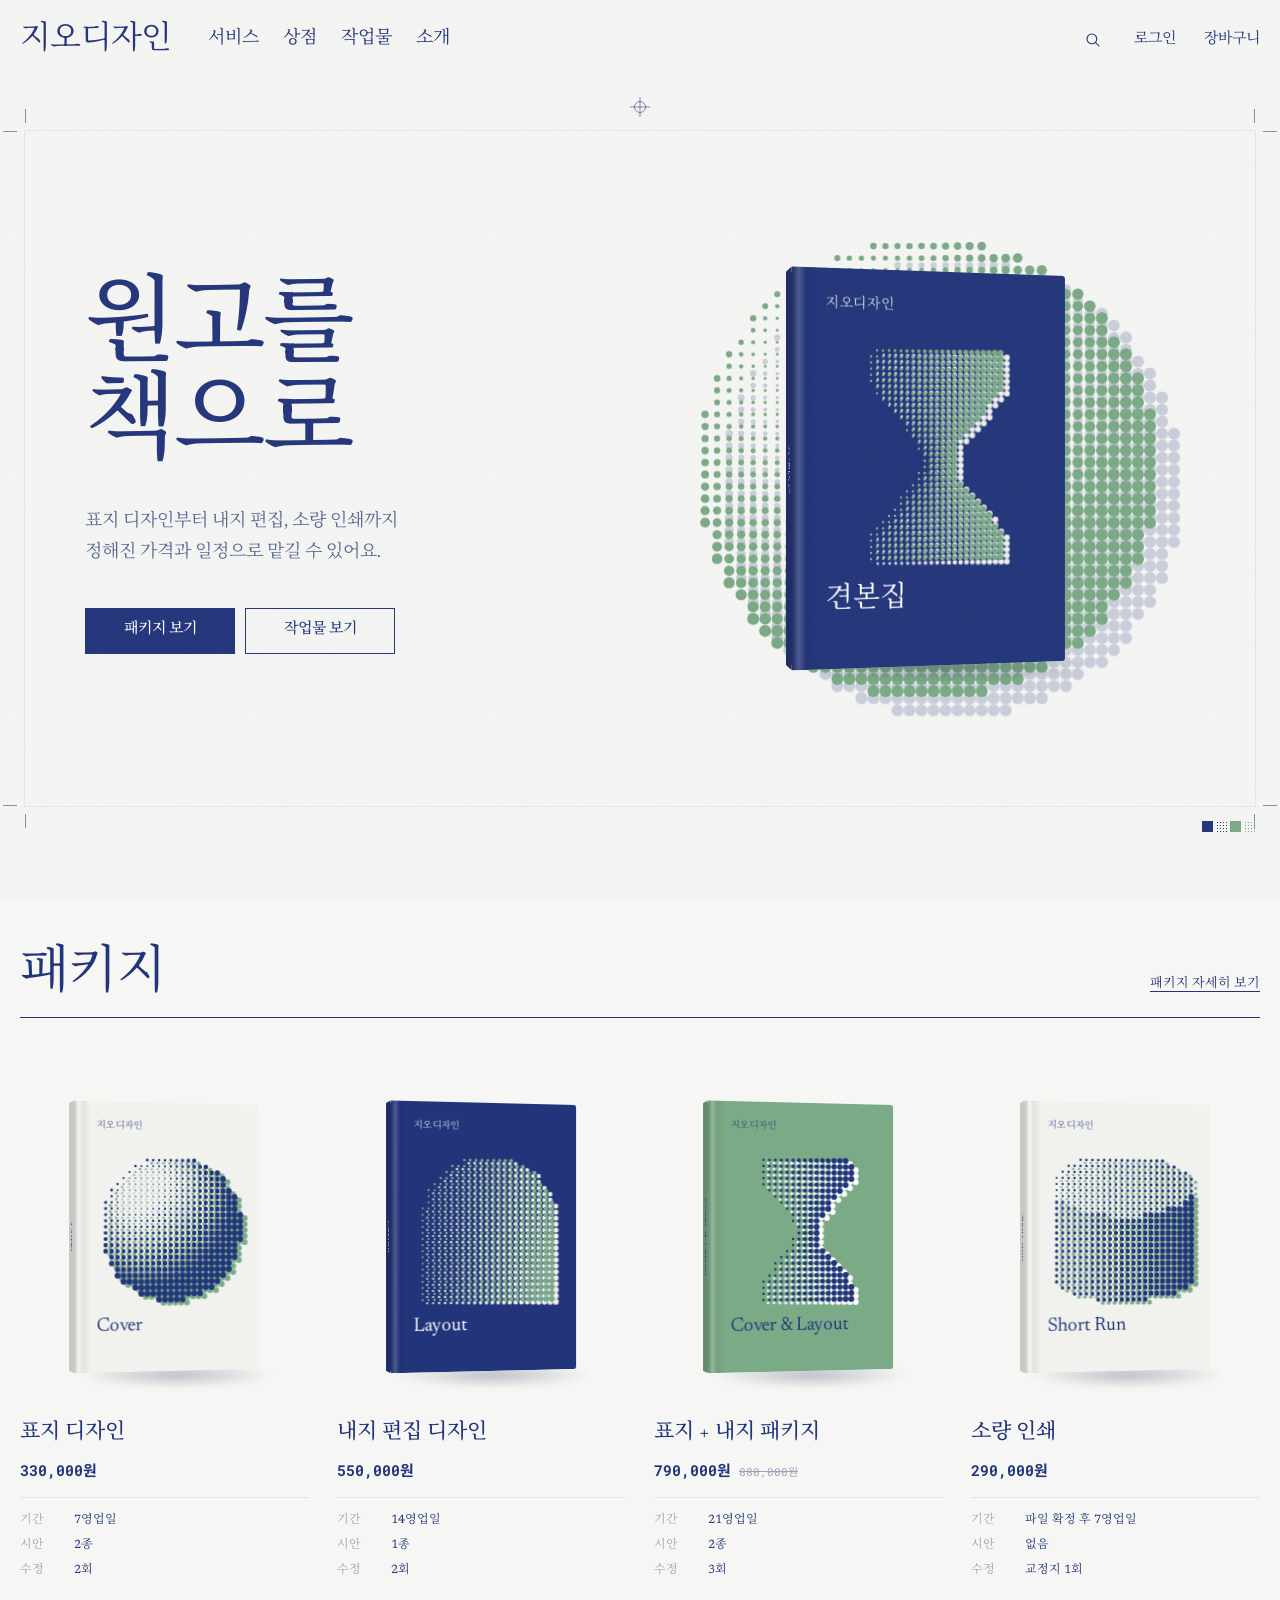
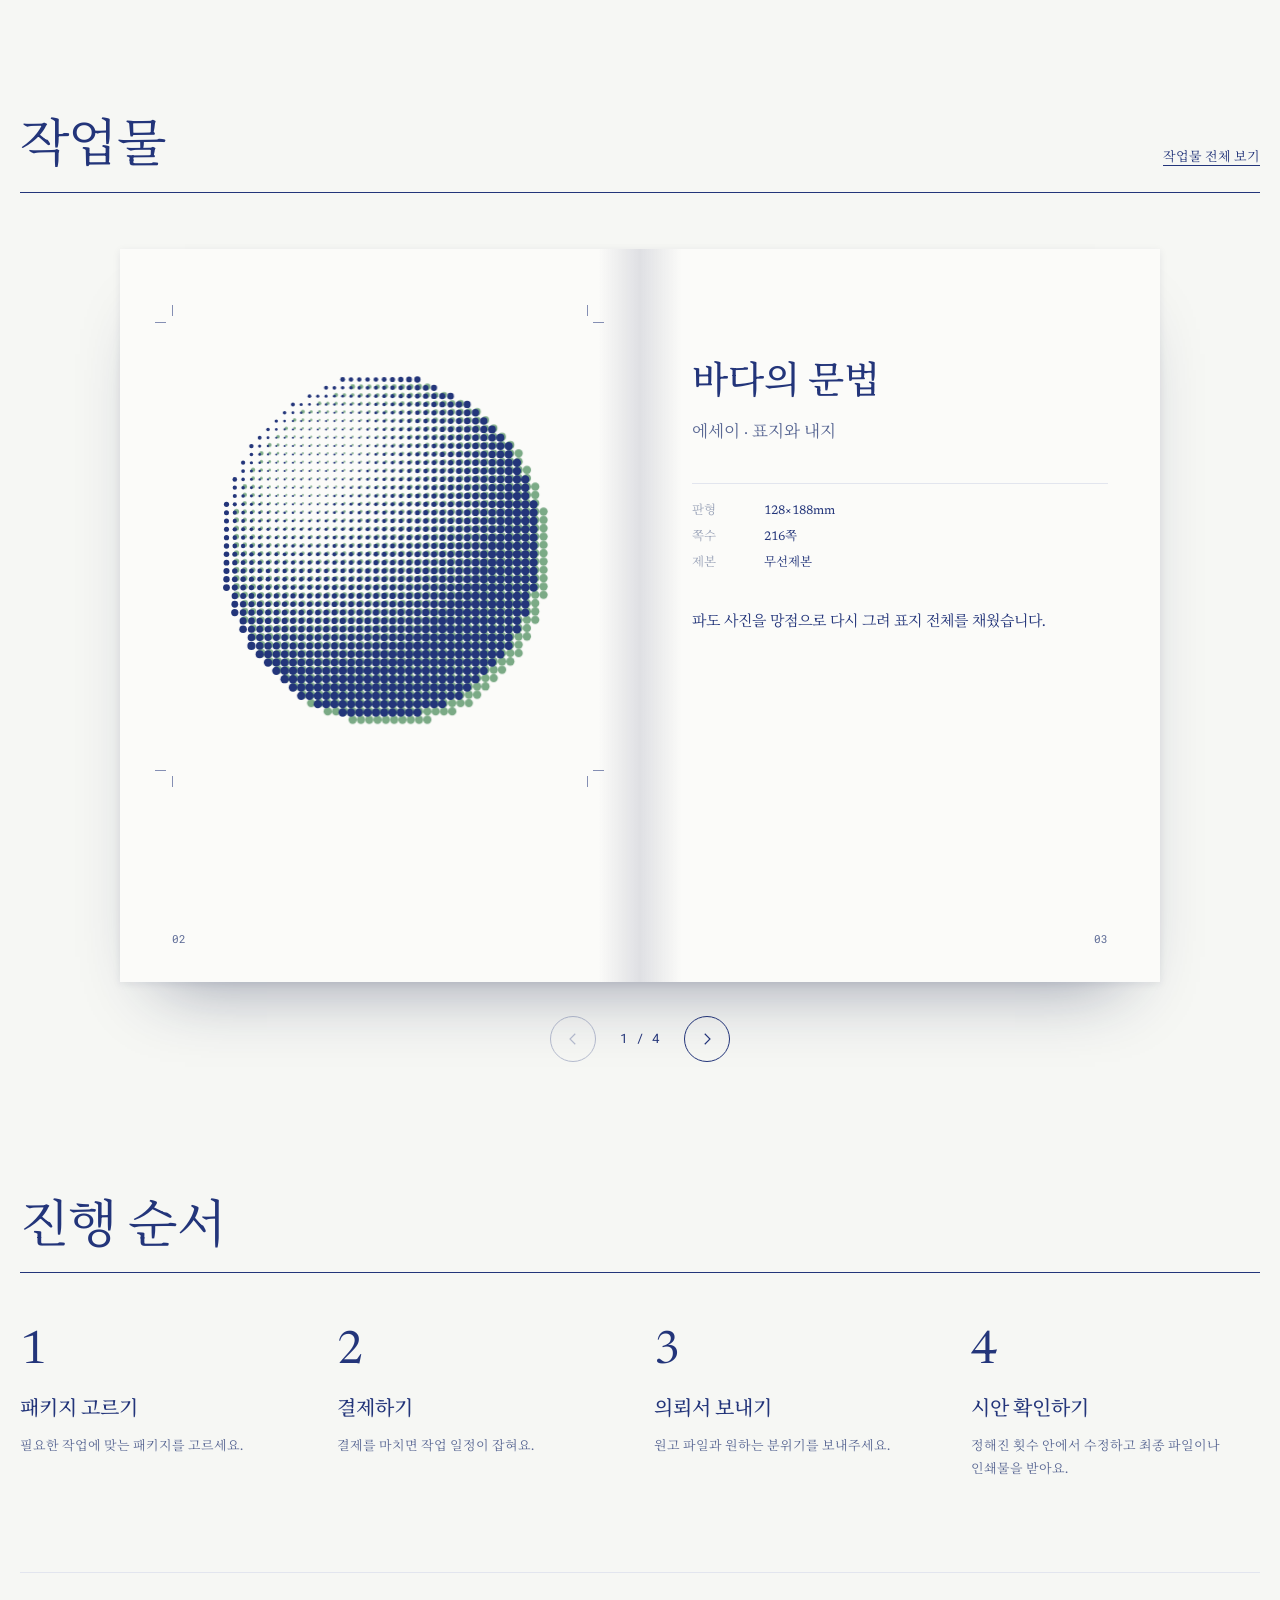
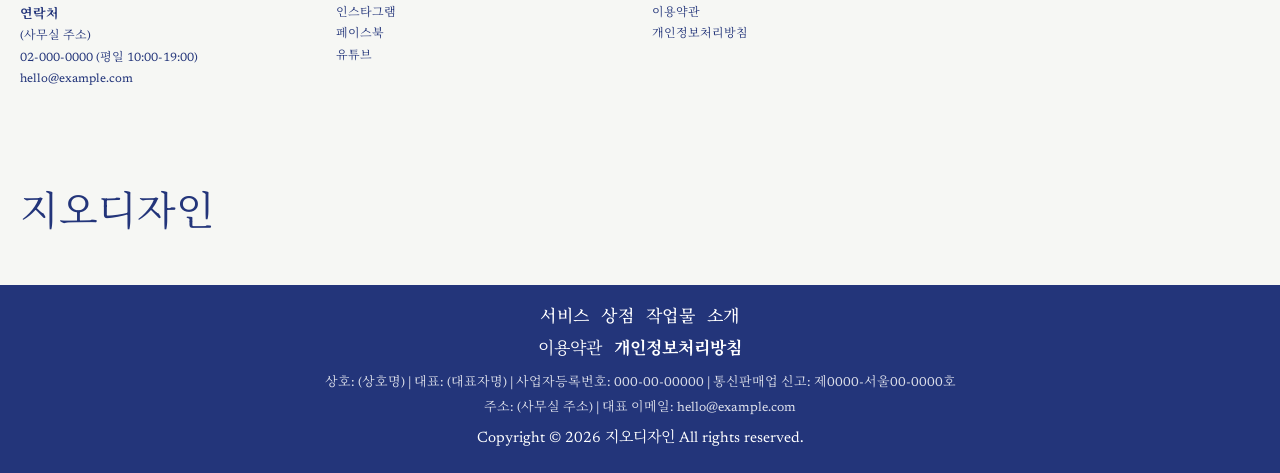
<file: index.html>
<!doctype html>
<html lang="ko">
<head>
  <meta charset="utf-8">
  <meta name="viewport" content="width=device-width, initial-scale=1">
  <title></title>
  <link rel="stylesheet" href="css/style.css">
  <link rel="stylesheet" href="css/print.css">
</head>
<body data-page="home" class="paper">
  <!-- 오프닝은 첫 방문에 한 번만. 이미 봤거나 "동작 줄이기"면 그리기 전에 숨김 -->
  <script>
    try { if (sessionStorage.getItem('introSeen') || matchMedia('(prefers-reduced-motion: reduce)').matches) document.documentElement.classList.add('no-intro'); }
    catch (e) { document.documentElement.classList.add('no-intro'); }
  </script>
  <div class="intro" id="intro" aria-hidden="true">
    <div class="intro-book">
      <div class="intro-page"><p>원고를<br>책으로</p></div>
      <div class="intro-cover theme-navy">
        <div class="intro-front" id="intro-front"></div>
        <div class="intro-inside"></div>
      </div>
    </div>
  </div>
  <main>
    <!-- 첫 화면: 재단선이 있는 인쇄 전지 -->
    <section class="hero-p">
      <div class="sheet crop">
        <svg class="reg-mark" viewBox="0 0 20 20" fill="none" stroke="currentColor" aria-hidden="true"><circle cx="10" cy="10" r="5.5"/><path d="M10 0v20M0 10h20"/></svg>
        <div class="hero-text">
          <h1>원고를<br>책으로</h1>
          <p class="lead">표지 디자인부터 내지 편집, 소량 인쇄까지 <br>정해진 가격과 일정으로 맡길 수 있어요.</p>
          <div class="hero-cta">
            <a class="btn ink" href="service.html">패키지 보기</a>
            <a class="btn line" href="work.html">작업물 보기</a>
          </div>
        </div>
        <div class="hero-visual" id="hero-visual"></div>
        <div class="color-bar" aria-hidden="true"><i></i><i></i><i></i><i></i></div>
      </div>
    </section>

    <!-- 패키지: 3D 책 -->
    <section class="wrap section" id="services">
      <div class="sec-head">
        <h2>패키지</h2>
        <p><a class="more-link" href="service.html">패키지 자세히 보기</a></p>
      </div>
      <div class="pkg-grid" id="pkg-grid"></div>
    </section>

    <!-- 작업물: 펼침면 뷰어 -->
    <section class="wrap section" id="work">
      <div class="sec-head">
        <h2>작업물</h2>
        <p><a class="more-link" href="work.html">작업물 전체 보기</a></p>
      </div>
      <div class="spread-wrap" id="spread-root"></div>
    </section>

    <!-- 진행 순서 -->
    <section class="wrap section" id="process">
      <div class="sec-head"><h2>진행 순서</h2></div>
      <div id="process-steps"></div>
    </section>
  </main>

  <script src="js/data.js"></script>
  <script src="js/common.js"></script>
  <script src="js/print.js"></script>
  <script>
  // 상품 데이터(서버 또는 data.js)가 준비된 뒤 실행
  dataReady.then(() => {
    // 첫 화면
    const heroVisual = document.getElementById('hero-visual');
    heroVisual.innerHTML = riso({ theme: 'paper', shape: 'sphere' }, 'hero-riso') +
      book('견본집', { theme: 'navy', shape: 'vase' }, 'book-hero');

    document.getElementById('pkg-grid').innerHTML = SERVICES.map(pkgCard).join('');
    document.getElementById('process-steps').innerHTML = processHtml();
    mountSpread(document.getElementById('spread-root'));

    // 오프닝: 끝나면 제거, 클릭·스크롤·키 입력이 있으면 바로 끝냄
    const intro = document.getElementById('intro');
    if (document.documentElement.classList.contains('no-intro')) intro.remove();
    else {
      document.getElementById('intro-front').innerHTML = riso({ theme: 'navy', shape: 'vase' });
      try { sessionStorage.setItem('introSeen', '1'); } catch (e) {}
      const skip = () => intro.classList.add('skip');
      ['pointerdown', 'wheel', 'touchstart', 'keydown'].forEach((t) => addEventListener(t, skip, { once: true, passive: true }));
      intro.addEventListener('animationend', (e) => { if (e.target === intro) intro.remove(); });
    }
    drawIn(document);

    // 효과: 마우스를 따라 책이 기울고, 두 잉크가 살짝 어긋남
    if (!reduceMotion && matchMedia('(pointer: fine)').matches) {
      const heroBook = heroVisual.querySelector('.book-hero');
      addEventListener('mousemove', (e) => {
        const mx = (e.clientX / innerWidth - 0.5) * 2, my = (e.clientY / innerHeight - 0.5) * 2;
        heroVisual.style.setProperty('--mx', mx.toFixed(3));
        heroVisual.style.setProperty('--my', my.toFixed(3));
        heroBook.style.setProperty('--ry', `${14 + mx * 16}deg`);
        heroBook.style.setProperty('--rx', `${my * -6}deg`);
      });
    }
  });
  </script>
</body>
</html>
</file>
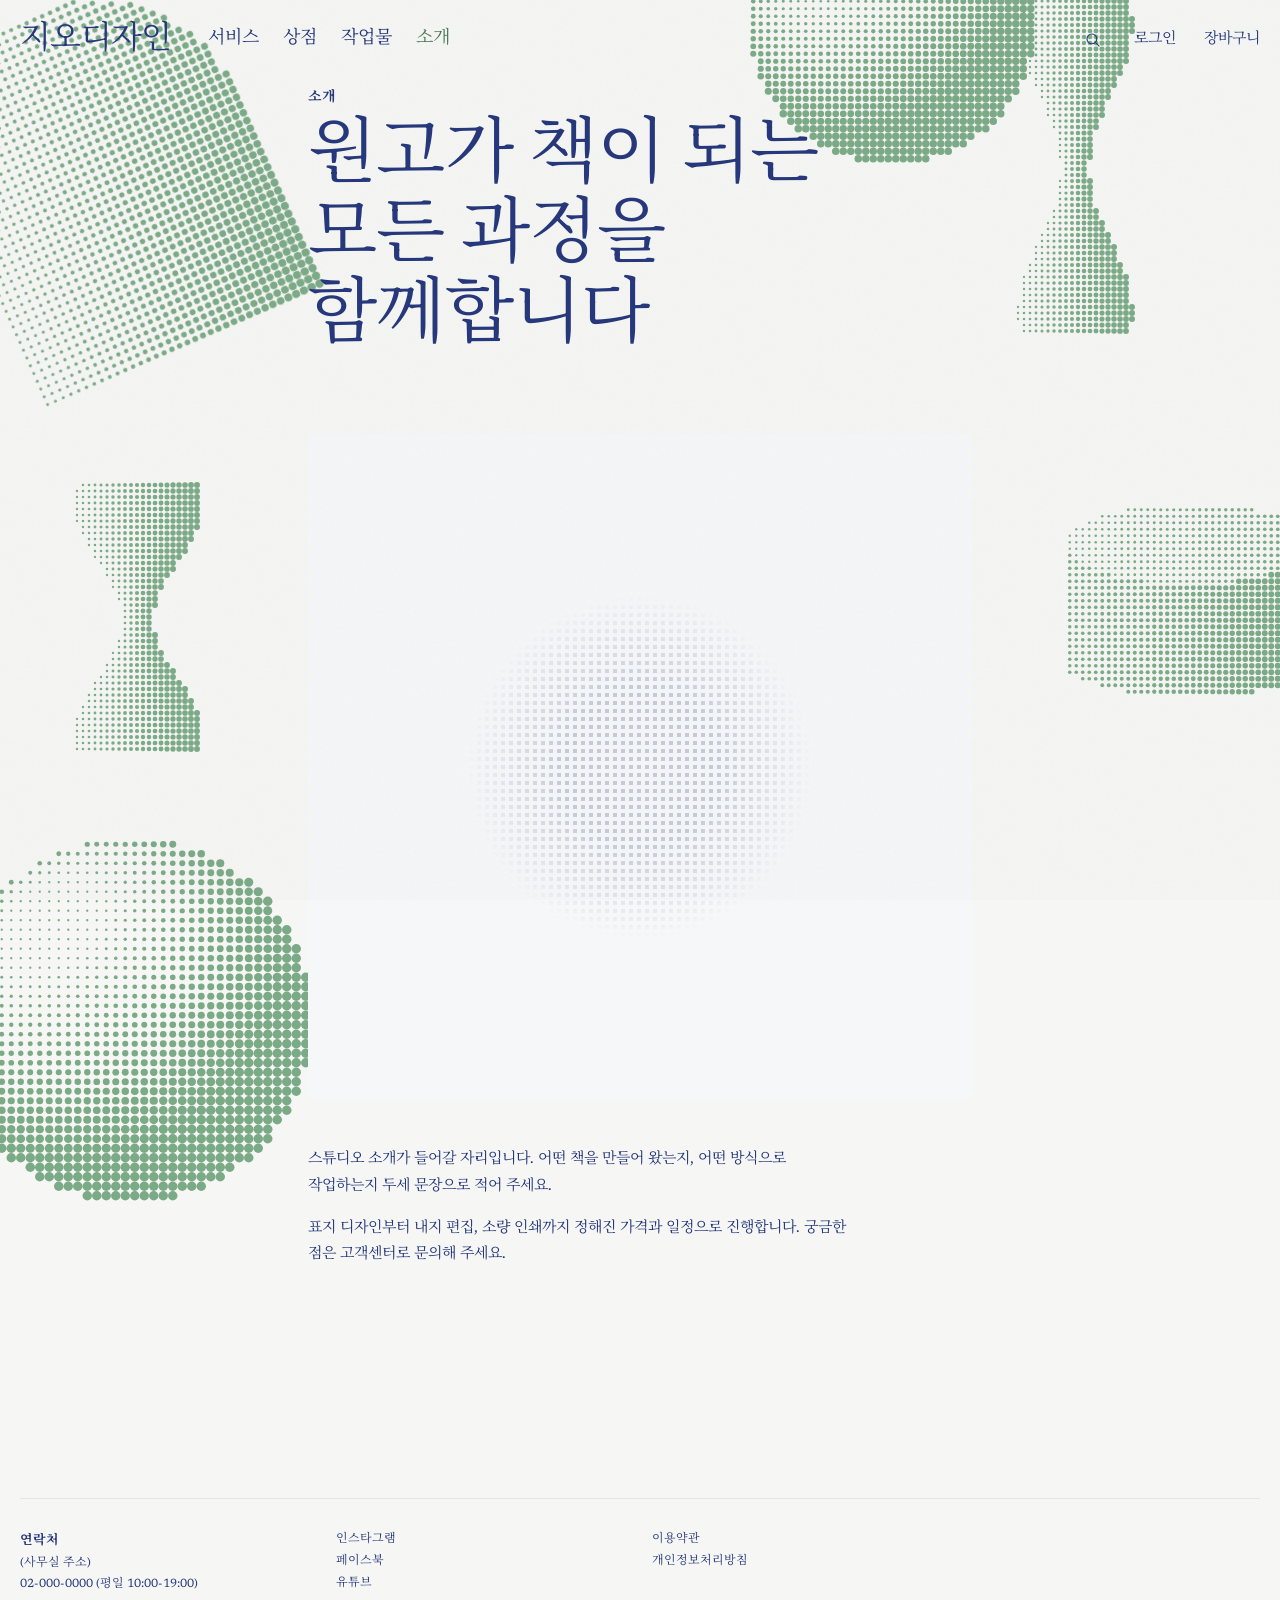
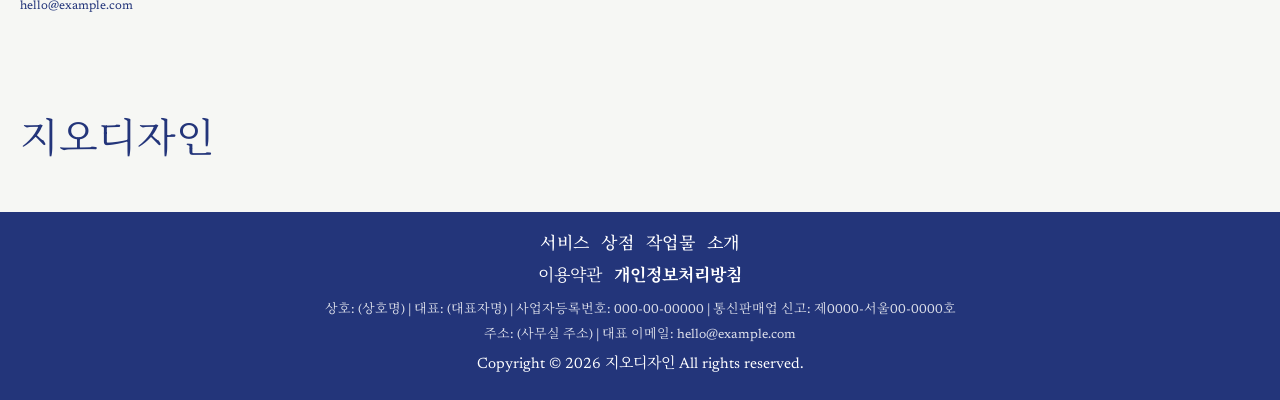
<file: about.html>
<!doctype html>
<html lang="ko">
<head>
  <meta charset="utf-8">
  <meta name="viewport" content="width=device-width, initial-scale=1">
  <title>소개</title>
  <link rel="stylesheet" href="css/style.css">
  <link rel="stylesheet" href="css/print.css">
</head>
<body data-page="about" class="paper">
  <main class="about under-header">
    <canvas class="about-deco a" data-shape="arch" aria-hidden="true"></canvas>
    <canvas class="about-deco b" data-shape="sphere" aria-hidden="true"></canvas>
    <canvas class="about-deco c" data-shape="vase" aria-hidden="true"></canvas>
    <canvas class="about-deco d" data-shape="vase" aria-hidden="true"></canvas>
    <canvas class="about-deco e" data-shape="drum" aria-hidden="true"></canvas>
    <canvas class="about-deco f" data-shape="sphere" aria-hidden="true"></canvas>

    <div class="about-inner">
      <p class="about-label">소개</p>
      <h1>원고가 책이 되는<br>모든 과정을<br>함께합니다</h1>
      <div class="ph" role="img" aria-label="작업실 사진"></div>
      <div class="about-text">
        <p>스튜디오 소개가 들어갈 자리입니다. 어떤 책을 만들어 왔는지, 어떤 방식으로 작업하는지 두세 문장으로 적어 주세요.</p>
        <p>표지 디자인부터 내지 편집, 소량 인쇄까지 정해진 가격과 일정으로 진행합니다. 궁금한 점은 고객센터로 문의해 주세요.</p>
      </div>
    </div>
  </main>

  <script src="js/data.js"></script>
  <script src="js/common.js"></script>
  <script src="js/print.js"></script>
</body>
</html>
</file>
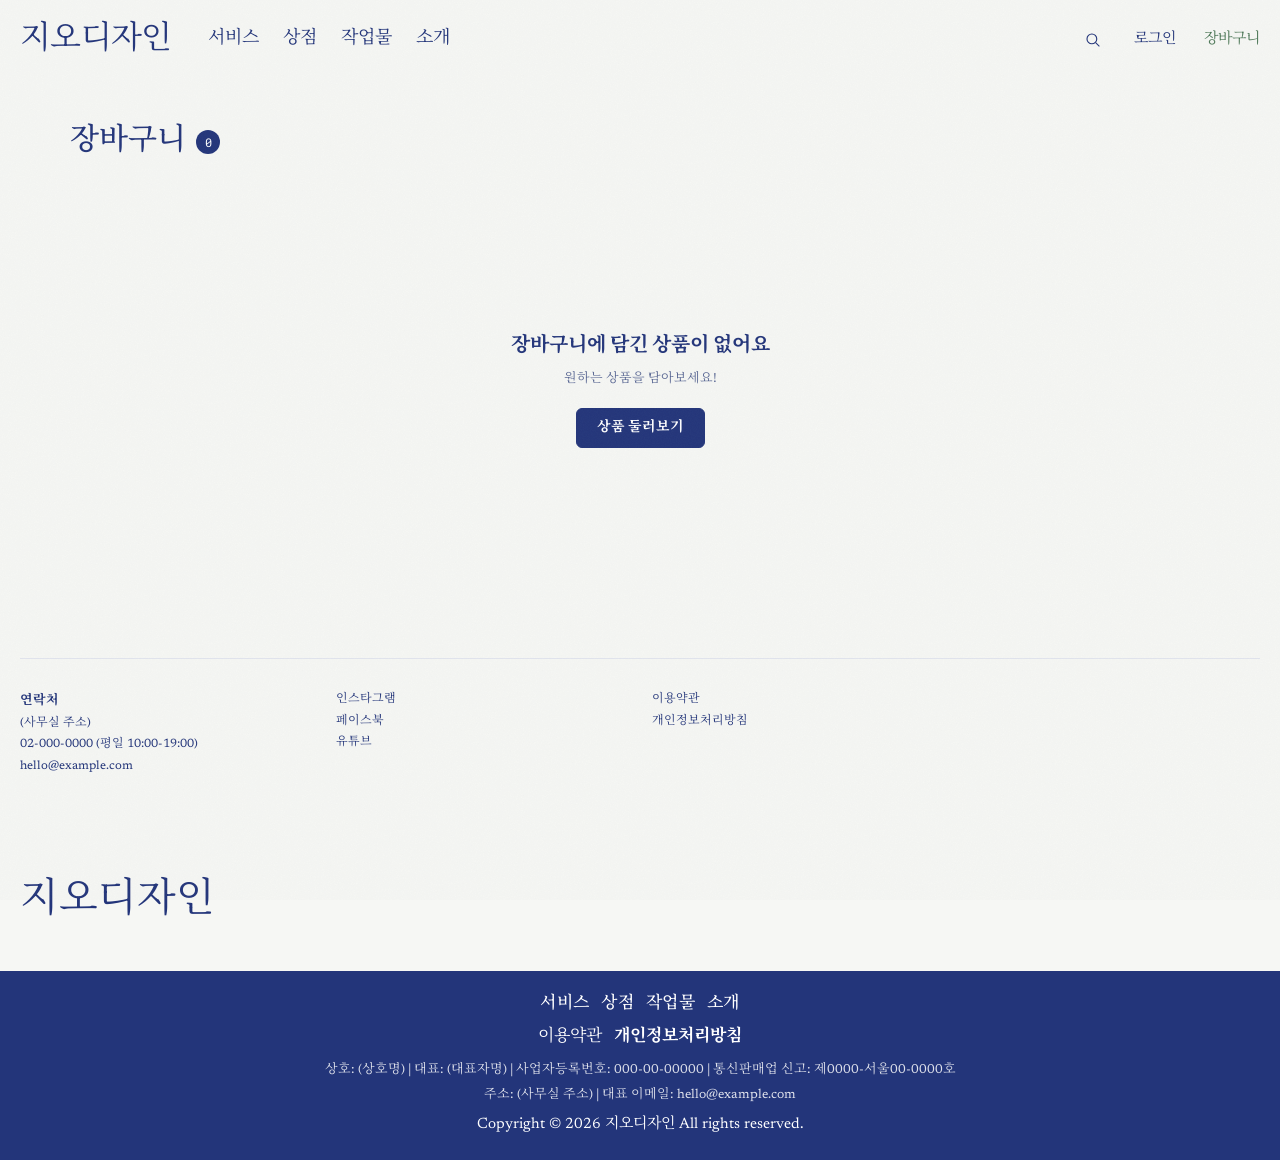
<file: cart.html>
<!doctype html>
<html lang="ko">
<head>
  <meta charset="utf-8">
  <meta name="viewport" content="width=device-width, initial-scale=1">
  <title>장바구니</title>
  <link rel="stylesheet" href="css/style.css">
  <link rel="stylesheet" href="css/print.css">
</head>
<body data-page="cart" class="paper">
  <main class="wrap cart-page">
    <div class="cart-head">
      <h1>장바구니</h1>
      <span class="count" id="head-count">0</span>
    </div>
    <div id="cart"></div>
  </main>

  <script src="js/data.js"></script>
  <script src="js/common.js"></script>
  <script src="js/print.js"></script>
  <script>
  // 상품 데이터(서버 또는 data.js)가 준비된 뒤 실행
  dataReady.then(() => {
    const box = document.getElementById('cart');

    function render() {
      const items = getCart().map((it) => ({ ...it, p: findProduct(it.id) }));
      document.getElementById('head-count').textContent = cartCount();

      if (!items.length) {
        box.innerHTML = `<div class="empty">
          <p class="empty-title">장바구니에 담긴 상품이 없어요</p>
          <p>원하는 상품을 담아보세요!</p>
          <a class="btn primary small" href="shop.html">상품 둘러보기</a>
        </div>`;
        return;
      }

      // 화면 표시용 금액. 실제 결제 금액은 서버에서 다시 계산해야 한다.
      // 배송비는 상품에만 붙음 (패키지는 파일 전달이거나 배송비 포함)
      const subtotal = items.reduce((s, it) => s + it.p.price * it.qty, 0);
      const goods = items.filter((it) => !isService(it.p)).reduce((s, it) => s + it.p.price * it.qty, 0);
      const shipping = goods ? shippingFor(goods) : 0;

      box.innerHTML = `<div class="cart">
        <ul class="cart-list">
          ${items.map(({ p, qty }) => `
            <li class="cart-item" data-id="${p.id}">
              <a class="cart-thumb" href="product.html?id=${p.id}">${isService(p) || (!p.images[0] && p.mock) ? coverThumb(p) : productImg(p, 0)}</a>
              <div>
                <a class="cart-item-name" href="product.html?id=${p.id}">${esc(p.name)}</a>
                ${isService(p)
                  ? `<p class="cart-item-unit">패키지 1건 / 작업 기간 ${esc(p.period)}</p>`
                  : `<p class="cart-item-unit">${won(p.price)}</p>
                <div class="qty">
                  <button type="button" data-action="dec" aria-label="${esc(p.name)} 수량 줄이기">−</button>
                  <input type="number" min="1" max="99" value="${qty}" data-action="set" aria-label="${esc(p.name)} 수량">
                  <button type="button" data-action="inc" aria-label="${esc(p.name)} 수량 늘리기">+</button>
                </div>`}
              </div>
              <div class="cart-item-right">
                <strong>${won(p.price * qty)}</strong>
                <button type="button" class="link-btn" data-action="remove">삭제</button>
              </div>
            </li>`).join('')}
        </ul>

        <aside class="summary" aria-label="주문 금액">
          <dl>
            <dt>상품금액</dt><dd>${won(subtotal)}</dd>
            <dt>배송비</dt><dd>${shipping ? won(shipping) : '무료'}</dd>
            <dt class="grand">결제 예정 금액</dt><dd class="grand">${won(subtotal + shipping)}</dd>
          </dl>
          ${shipping ? `<p class="hint">상품을 ${won(SITE.freeShippingOver - goods)} 더 담으면 무료배송이에요.</p>` : ''}
          <button class="btn primary block" id="order">주문하기</button>
          <p class="notice" id="order-notice" aria-live="polite"></p>
        </aside>
      </div>`;
      drawIn(box);
    }

    box.addEventListener('click', (e) => {
      const btn = e.target.closest('button');
      if (!btn) return;
      if (btn.id === 'order') {
        order(btn);
        return;
      }
      const item = btn.closest('.cart-item');
      const action = btn.dataset.action;
      if (!item || !action) return;
      const id = item.dataset.id;
      const cur = getCart().find((x) => x.id === id).qty;
      if (action === 'inc') setQty(id, cur + 1);
      if (action === 'dec') setQty(id, cur - 1);
      if (action === 'remove') removeFromCart(id);
      render();
    });
    // 서버에 장바구니({id, qty})만 보내고, 금액은 서버가 계산한 값을 받는다
    async function order(btn) {
      const notice = document.getElementById('order-notice');
      if (!SITE.api) {
        notice.textContent = '결제 연결은 다음 단계에서 추가돼요. 지금은 화면만 동작합니다.';
        return;
      }
      btn.disabled = true;
      notice.textContent = '주문을 만드는 중이에요…';
      try {
        const res = await fetch(`${SITE.api}/api/orders`, {
          method: 'POST',
          headers: { 'Content-Type': 'application/json' },
          body: JSON.stringify({ items: getCart() }),
        });
        const data = await res.json();
        if (!res.ok) throw new Error(data.error);
        notice.textContent = `주문이 접수됐어요. 결제 금액 ${won(data.totalAmount)} (결제 연결은 다음 단계에서 추가돼요)`;
      } catch (err) {
        notice.textContent = err.message && err.message !== 'Failed to fetch' ? err.message : '서버에 연결하지 못했어요. 잠시 후 다시 시도해 주세요.';
      } finally {
        btn.disabled = false;
      }
    }

    box.addEventListener('change', (e) => {
      if (e.target.dataset.action !== 'set') return;
      setQty(e.target.closest('.cart-item').dataset.id, parseInt(e.target.value, 10) || 1);
      render();
    });

    render();
  });
  </script>
</body>
</html>
</file>
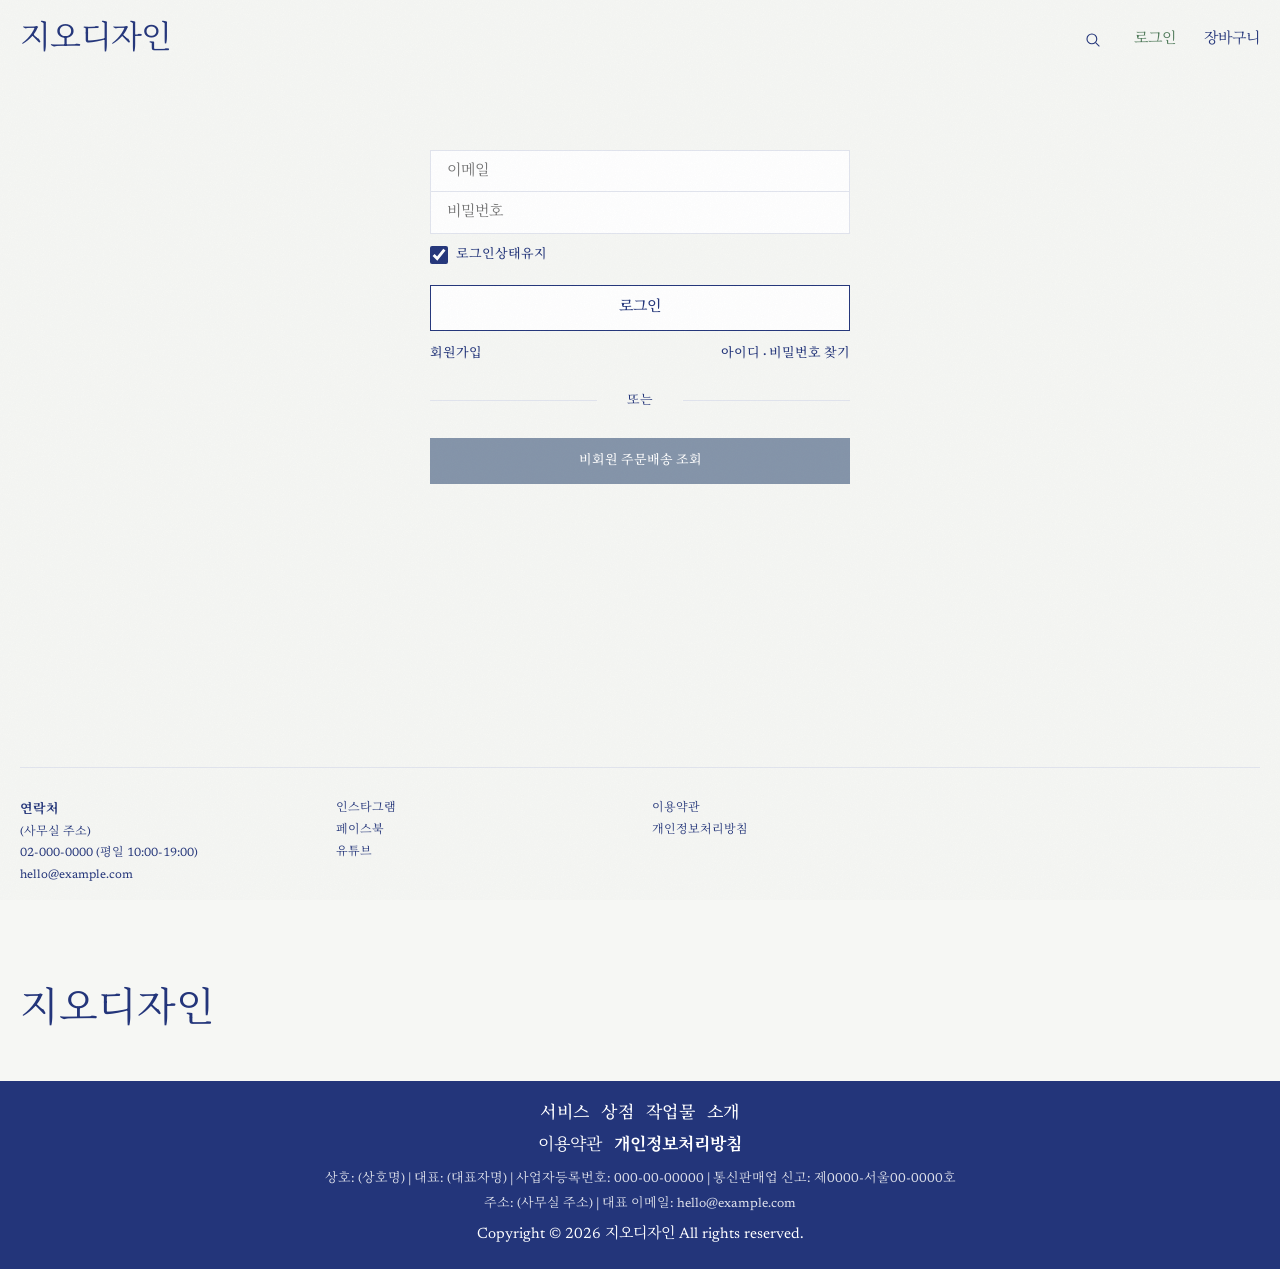
<file: login.html>
<!doctype html>
<html lang="ko">
<head>
  <meta charset="utf-8">
  <meta name="viewport" content="width=device-width, initial-scale=1">
  <title>로그인</title>
  <link rel="stylesheet" href="css/style.css">
  <link rel="stylesheet" href="css/print.css">
</head>
<body data-page="login" class="paper">
  <main class="auth">
    <h1>로그인</h1>
    <form id="login-form">
      <div class="fields">
        <input type="email" name="email" placeholder="이메일" aria-label="이메일" autocomplete="email" required>
        <input type="password" name="password" placeholder="비밀번호" aria-label="비밀번호" autocomplete="current-password" required>
      </div>
      <label class="check"><input type="checkbox" name="keep" checked>로그인상태유지</label>
      <button class="btn outline block">로그인</button>
    </form>
    <div class="auth-links">
      <a href="#" data-soon>회원가입</a>
      <a href="#" data-soon>아이디 · 비밀번호 찾기</a>
    </div>
    <p class="or">또는</p>
    <button class="btn guest block" data-soon>비회원 주문배송 조회</button>
    <p class="notice" id="notice" aria-live="polite"></p>
  </main>

  <script src="js/data.js"></script>
  <script src="js/common.js"></script>
  <script src="js/print.js"></script>
  <script>
    // 화면만 구현. 실제 로그인은 서버가 생기면 연결한다.
    const notice = document.getElementById('notice');
    const msg = '로그인과 주문 조회는 서버를 연결한 뒤 동작해요. 지금은 화면만 있습니다.';
    document.getElementById('login-form').addEventListener('submit', (e) => { e.preventDefault(); notice.textContent = msg; });
    document.querySelectorAll('[data-soon]').forEach((el) => el.addEventListener('click', (e) => { e.preventDefault(); notice.textContent = msg; }));
  </script>
</body>
</html>
</file>
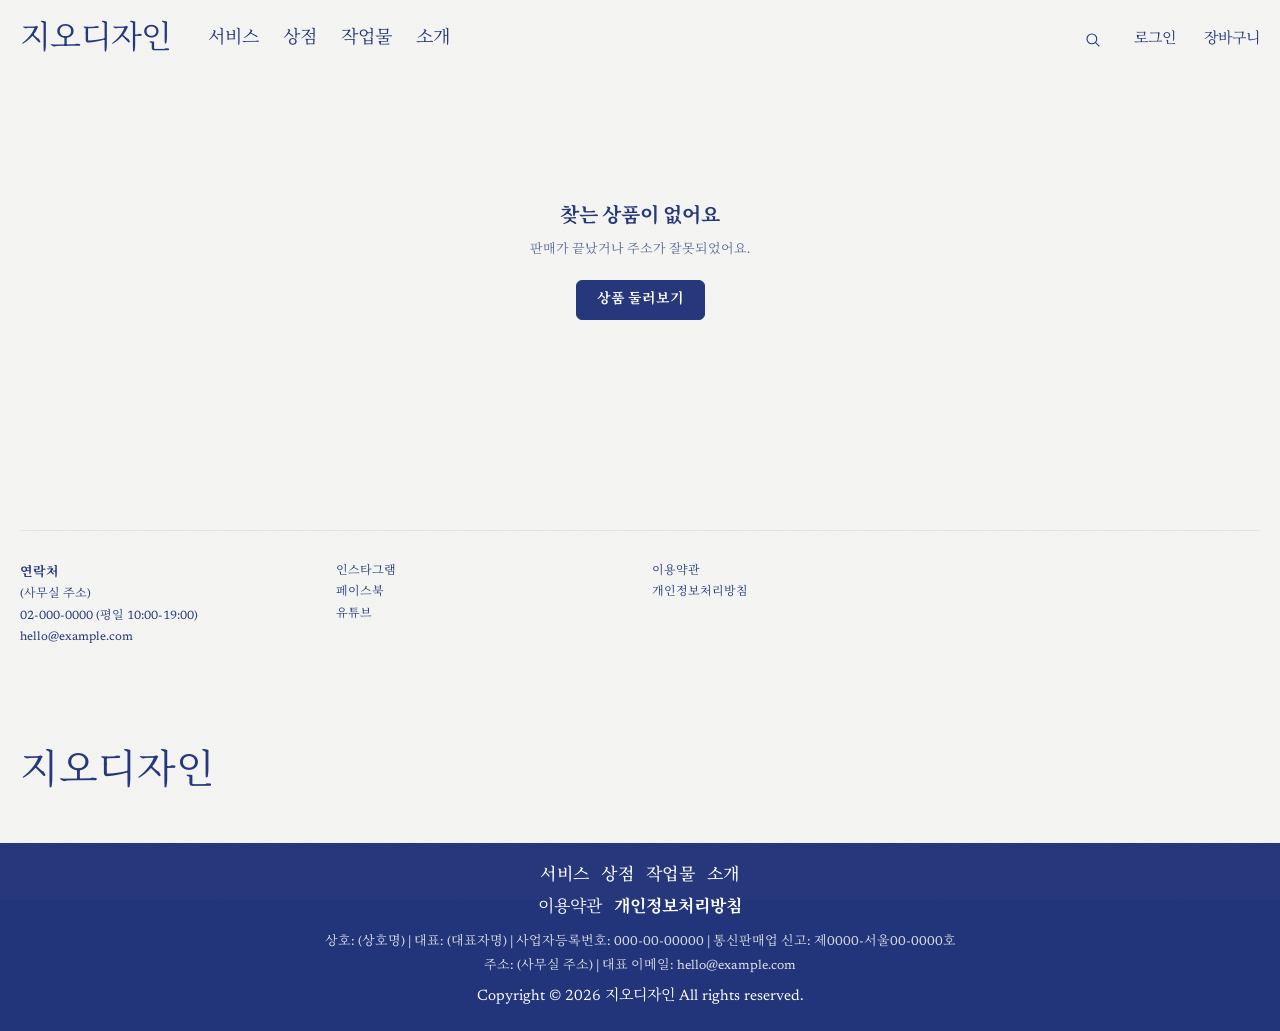
<file: product.html>
<!doctype html>
<html lang="ko">
<head>
  <meta charset="utf-8">
  <meta name="viewport" content="width=device-width, initial-scale=1">
  <title>상품</title>
  <link rel="stylesheet" href="css/style.css">
  <link rel="stylesheet" href="css/print.css">
</head>
<body data-page="product" class="paper">
  <main class="wrap" id="main"></main>

  <script src="js/data.js"></script>
  <script src="js/common.js"></script>
  <script src="js/print.js"></script>
  <script>
  // 상품 데이터(서버 또는 data.js)가 준비된 뒤 실행
  dataReady.then(() => {
    const main = document.getElementById('main');
    const p = findProduct(qs.get('id'));
    const GIFT = '<svg width="17" height="17" viewBox="0 0 24 24" fill="none" stroke="currentColor" stroke-width="1.5"><rect x="3" y="8" width="18" height="13"/><path d="M3 12h18M12 8v13M12 8c-1.5-3-5-4-5-1.5S10 8 12 8zm0 0c1.5-3 5-4 5-1.5S14 8 12 8z"/></svg>';
    const SHARE = '<svg width="22" height="22" viewBox="0 0 24 24" fill="none" stroke="currentColor" stroke-width="1.3"><circle cx="18" cy="5" r="2.5"/><circle cx="6" cy="12" r="2.5"/><circle cx="18" cy="19" r="2.5"/><path d="m8.2 10.8 7.6-4.6M8.2 13.2l7.6 4.6"/></svg>';
    const HEART = '<svg width="22" height="22" viewBox="0 0 24 24" fill="none" stroke="currentColor" stroke-width="1.3"><path d="M12 20s-7.5-4.6-9-9.3C2 7.5 4 4.5 7.2 4.5c2 0 3.6 1.1 4.8 2.8 1.2-1.7 2.8-2.8 4.8-2.8 3.2 0 5.2 3 4.2 6.2-1.5 4.7-9 9.3-9 9.3z"/></svg>';

    if (!p) {
      main.innerHTML = `<div class="empty">
        <p class="empty-title">찾는 상품이 없어요</p>
        <p>판매가 끝났거나 주소가 잘못되었어요.</p>
        <a class="btn primary small" href="shop.html">상품 둘러보기</a>
      </div>`;
    } else {
      const svc = isService(p); // 패키지면 사양·전달·환불 규정이 붙고 수량은 1건
      document.title = `${p.name} | ${SITE.name}`;
      const point = svc ? 0 : Math.round(p.price * SITE.pointRate); // 적립은 인쇄물 상품만

      // 사진: 패키지는 3D 책 + 표지 그래픽, 상품은 등록한 사진(없으면 자리표시 2장)
      // 사진 없는 상품은 목업 + 그림 확대
      const mocked = !svc && !p.images.length && p.mock;
      const art = svc ? p.cover : p.mock;
      const slides = svc || mocked
        ? [`<div class="slide-stage">${svc ? book(p.en, p.cover, 'book-detail') : productMock(p, 'mock-lg')}</div>`,
           `<div class="slide-stage"><div class="page-art crop detail-art theme-${art.theme}">${riso(art)}</div></div>`]
        : (p.images.length ? p.images : ['', '']).map((_, i) => productImg(p, i));
      // 썸네일도 큰 사진과 같은 순서: 1번 표지, 2번 그림 확대
      const thumbs = svc || mocked
        ? [coverThumb(p), `<div class="thumb-art theme-${art.theme}">${riso(art)}</div>`]
        : slides.map((_, i) => productImg(p, i));

      const crumb = svc
        ? `<a href="index.html">홈</a><span>›</span><a href="service.html">서비스</a>`
        : `<a href="index.html">홈</a><span>›</span><a href="shop.html">상점</a><span>›</span><a href="shop.html?cat=${p.category}">${CATEGORIES.find((c) => c.id === p.category).label}</a>`;

      const rows = (point ? `<dt>적립</dt><dd><b>${point.toLocaleString('ko-KR')}</b>포인트 <b>적립 예정</b> <button class="qmark" data-soon aria-label="적립 안내">?</button></dd>` : '') +
        (svc
          ? `<dt>작업 기간</dt><dd><b>${esc(p.period)}</b></dd><dt>시안</dt><dd>${esc(p.drafts)}</dd><dt>수정</dt><dd>${esc(p.revisions)}</dd><dt>전달</dt><dd>${esc(p.delivery)}</dd>`
          : (p.spec ? `<dt>사양</dt><dd>${esc(p.spec)}</dd>` : '') + `<dt>배송</dt><dd><b>택배 · ${won(SITE.shippingFee)}</b><br>${won(SITE.freeShippingOver)} 이상 구매 시 무료배송</dd>`);

      const pick = svc
        ? `<div class="qty-box"><p>선택한 패키지</p><div class="qty-row"><span>${esc(p.name)} 1건</span><span>${won(p.price)}</span></div></div>`
        : `<div class="qty-box">
            <p>수량</p>
            <div class="qty-row">
              <div class="qty">
                <button type="button" id="minus" aria-label="수량 줄이기">−</button>
                <input id="qty" type="number" min="1" max="99" value="1" aria-label="수량">
                <button type="button" id="plus" aria-label="수량 늘리기">+</button>
              </div>
              <span id="line-price">${won(p.price)}</span>
            </div>
          </div>`;

      const detail = svc
        ? `<div class="detail-body svc-detail">
            <p>${esc(p.summary)}</p>
            <h3>포함 내역</h3><ul>${p.includes.map((x) => `<li>${esc(x)}</li>`).join('')}</ul>
            <h3>진행 방법</h3><p>결제를 마치면 의뢰서 작성 안내를 받으실 수 있어요. 원고와 원하는 분위기를 보내주시면 작업을 시작해요.</p>
          </div>
          <section class="refund"><h3>취소·환불 규정</h3><ul>${SERVICE_REFUND.map((x) => `<li>${esc(x)}</li>`).join('')}</ul></section>`
        : `<div class="detail-body collapsed" id="detail-body">
            <p>${esc(p.summary)}</p>
            <p>상품 상세 설명이 들어갈 자리입니다. 판형, 쪽수, 종이, 인쇄 방식, 제본을 적어 주세요.</p>
            <p>리소 인쇄물은 한 장씩 잉크가 조금씩 다르게 찍혀요. 이런 차이는 불량이 아니라는 점을 미리 적어 두면 교환 문의가 줄어듭니다.</p>
            <p>교환·반품 안내: 상품 수령 후 7일 이내 고객센터로 연락 주세요.</p>
          </div>
          <button class="btn detail-more" id="more" aria-expanded="false" aria-controls="detail-body">상세정보 펼쳐보기</button>`;

      main.innerHTML = `
        <nav class="crumb" aria-label="현재 위치">${crumb}</nav>
        <div class="pd">
          <div class="pd-gallery">
            <div class="gallery" id="gallery" aria-label="사진">${slides.map((x) => `<div class="slide">${x}</div>`).join('')}</div>
            <span class="gallery-count" id="gallery-count">1 / ${slides.length}</span>
            <div class="thumbs" id="thumbs">${thumbs.map((x, i) => `<button type="button" aria-label="사진 ${i + 1}" aria-current="${i === 0}">${x}</button>`).join('')}</div>
          </div>

          <div class="pd-info">
            <h1 class="pd-title">${esc(p.name)}${badgesHtml(p)}</h1>
            <div class="pd-price-row">
              <p class="pd-price">${priceHtml(p)}</p>
              <div class="pd-icons">
                <button class="icon-btn" data-soon aria-label="공유하기">${SHARE}</button>
                <button class="icon-btn" data-soon aria-label="찜하기">${HEART}<span>0</span></button>
              </div>
            </div>
            <p class="pd-summary">${esc(p.summary)}</p>
            <dl class="pd-rows">${rows}</dl>

            <div class="buy-panel" id="buy-panel">
              <button class="sheet-close" type="button" id="sheet-close" aria-label="구매 창 닫기"></button>
              ${pick}
              <div class="pd-total">
                <span>${svc ? '총 결제금액' : '총 상품금액(<span id="qty-label">1</span>개)'}</span>
                <strong id="total">${won(p.price)}</strong>
              </div>
              <div class="pd-btns">
                <button class="btn primary" id="buy">구매하기</button>
                ${svc ? '' : `<button class="btn" data-soon>${GIFT}선물하기</button>`}
                <button class="btn" id="add">장바구니</button>
              </div>
            </div>
          </div>
        </div>

        <div class="tabs" role="tablist">
          <button role="tab" aria-selected="true" aria-controls="tab-detail">상세정보</button>
          <button role="tab" aria-selected="false" aria-controls="tab-review">구매평<small>(0)</small></button>
          <button role="tab" aria-selected="false" aria-controls="tab-qna">Q&amp;A<small>(0)</small></button>
        </div>
        <div class="tab-panel" id="tab-detail" role="tabpanel">${detail}</div>
        <div class="tab-panel" id="tab-review" role="tabpanel" hidden>
          <div class="tab-empty"><p>아직 작성된 구매평이 없어요.</p><button class="btn" data-soon>구매평 쓰기</button></div>
        </div>
        <div class="tab-panel" id="tab-qna" role="tabpanel" hidden>
          <div class="tab-empty"><p>아직 등록된 문의가 없어요.</p><button class="btn" data-soon>문의하기</button></div>
        </div>

        <div class="sheet-dim" id="sheet-dim"></div>
        <div class="m-buybar">
          ${svc ? '' : `<button class="btn" data-soon>${GIFT}선물하기</button>`}
          <button class="btn primary" id="open-sheet">구매하기</button>
        </div>`;
      drawIn(main);

      // 수량·금액 (상품만)
      const qtyInput = document.getElementById('qty');
      const getQty = () => (qtyInput ? Math.min(99, Math.max(1, parseInt(qtyInput.value, 10) || 1)) : 1);
      if (qtyInput) {
        const updateTotal = () => {
          const q = getQty();
          qtyInput.value = q;
          document.getElementById('qty-label').textContent = q;
          document.getElementById('line-price').textContent = won(p.price * q);
          document.getElementById('total').textContent = won(p.price * q);
        };
        document.getElementById('minus').onclick = () => { qtyInput.value = getQty() - 1; updateTotal(); };
        document.getElementById('plus').onclick = () => { qtyInput.value = getQty() + 1; updateTotal(); };
        qtyInput.onchange = updateTotal;
      }

      document.getElementById('buy').onclick = () => { addToCart(p.id, getQty()); location.href = 'cart.html'; };
      document.getElementById('add').onclick = () => {
        const added = addToCart(p.id, getQty());
        setSheet(false);
        showToast(added ? '장바구니에 담았어요' : '이미 장바구니에 담긴 패키지예요', 'cart.html', '장바구니 보기');
      };

      // 서버가 있어야 하는 기능은 안내만
      main.querySelectorAll('[data-soon]').forEach((el) => el.addEventListener('click', () => showToast(SOON)));

      // 사진: 모바일은 손가락으로 넘김, PC는 썸네일 클릭
      const gallery = document.getElementById('gallery');
      const thumbBtns = [...document.querySelectorAll('#thumbs button')];
      const show = (i) => {
        document.getElementById('gallery-count').textContent = `${i + 1} / ${slides.length}`;
        thumbBtns.forEach((t, j) => t.setAttribute('aria-current', i === j));
      };
      gallery.addEventListener('scroll', () => show(Math.round(gallery.scrollLeft / gallery.clientWidth)), { passive: true });
      thumbBtns.forEach((t, i) => t.addEventListener('click', () => {
        gallery.scrollTo({ left: i * gallery.clientWidth, behavior: reduceMotion ? 'auto' : 'smooth' });
      }));

      // 모바일 구매 시트
      const panel = document.getElementById('buy-panel');
      const dim = document.getElementById('sheet-dim');
      function setSheet(open) { panel.classList.toggle('open', open); dim.classList.toggle('open', open); }
      document.getElementById('open-sheet').onclick = () => setSheet(true);
      document.getElementById('sheet-close').onclick = () => setSheet(false);
      dim.onclick = () => setSheet(false);
      addEventListener('keydown', (e) => { if (e.key === 'Escape') setSheet(false); });

      // 탭
      const tabs = [...document.querySelectorAll('[role="tab"]')];
      tabs.forEach((tab) => tab.addEventListener('click', () => {
        tabs.forEach((t) => {
          const on = t === tab;
          t.setAttribute('aria-selected', on);
          document.getElementById(t.getAttribute('aria-controls')).hidden = !on;
        });
      }));

      // 상세정보 펼치기 (상품만)
      const more = document.getElementById('more');
      if (more) more.onclick = () => {
        const open = !document.getElementById('detail-body').classList.toggle('collapsed');
        more.textContent = open ? '상세정보 접기' : '상세정보 펼쳐보기';
        more.setAttribute('aria-expanded', open);
      };
    }
  });
  </script>
</body>
</html>
</file>
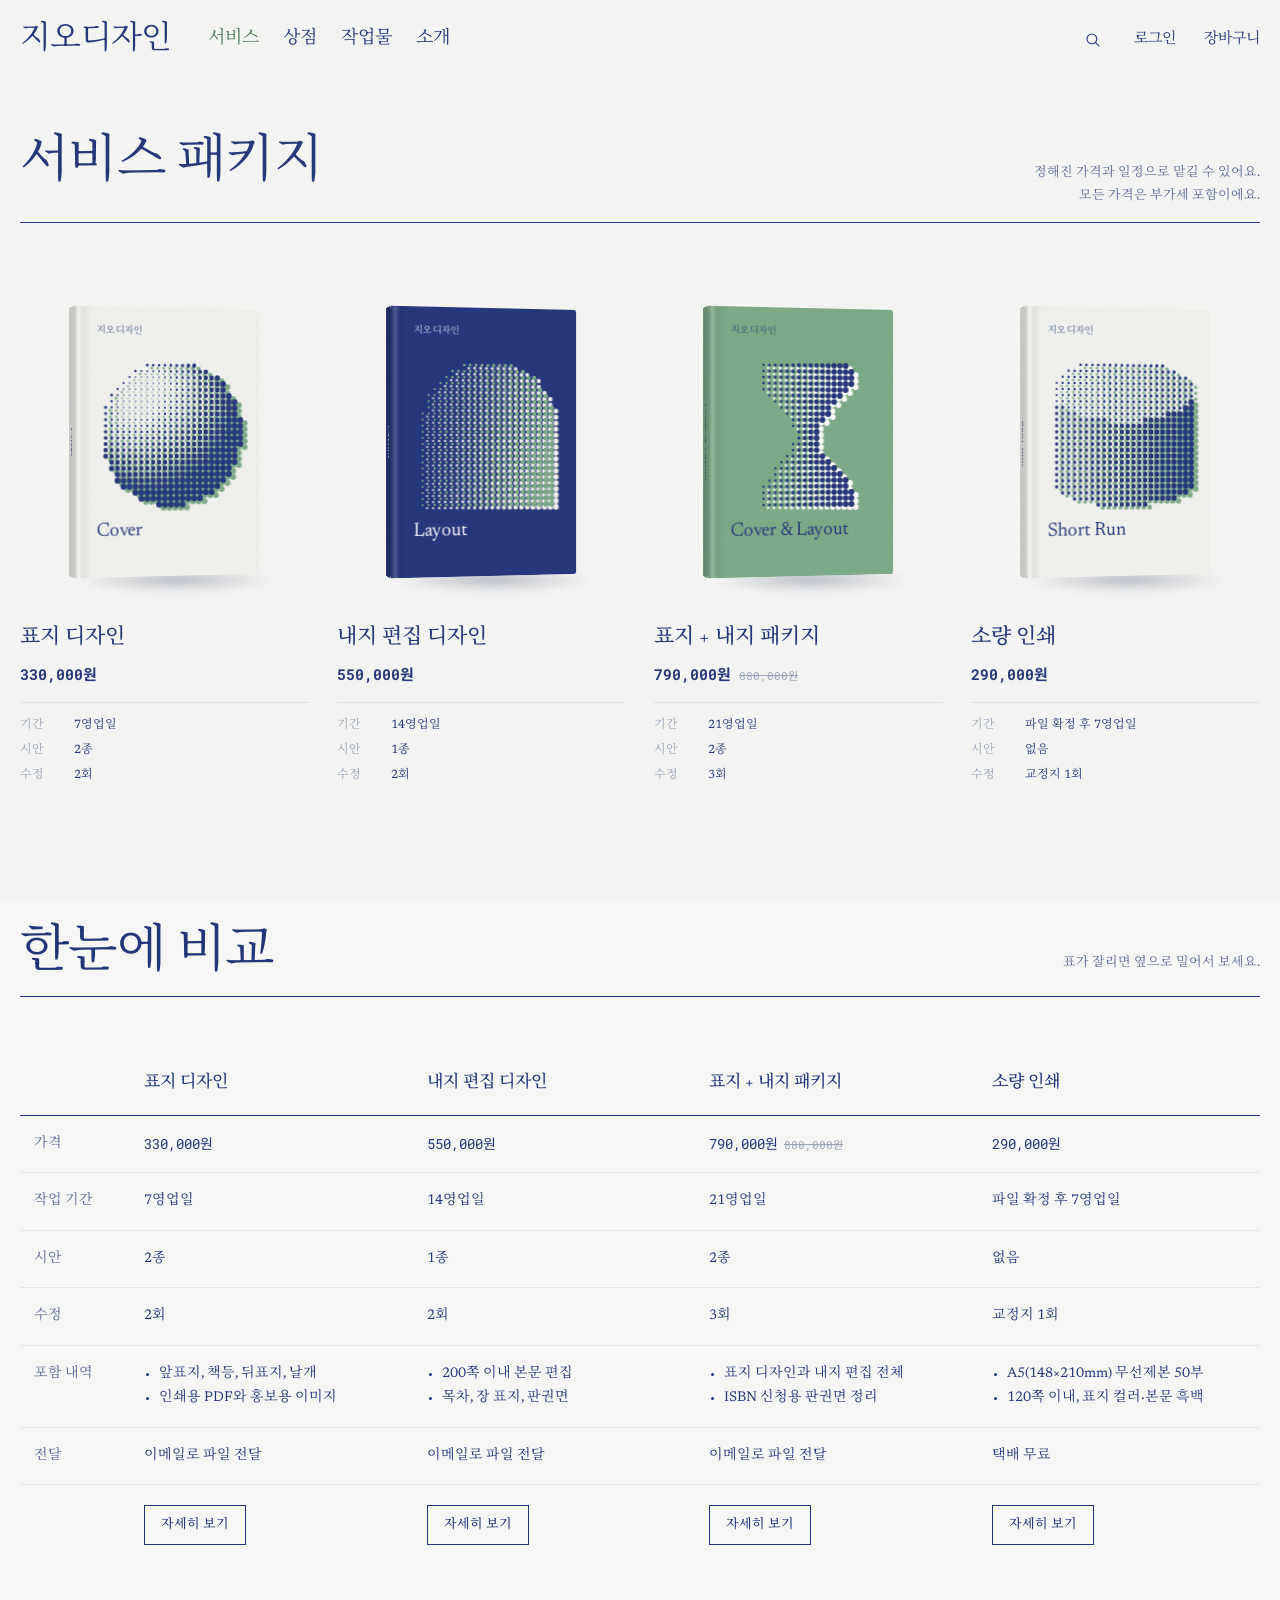
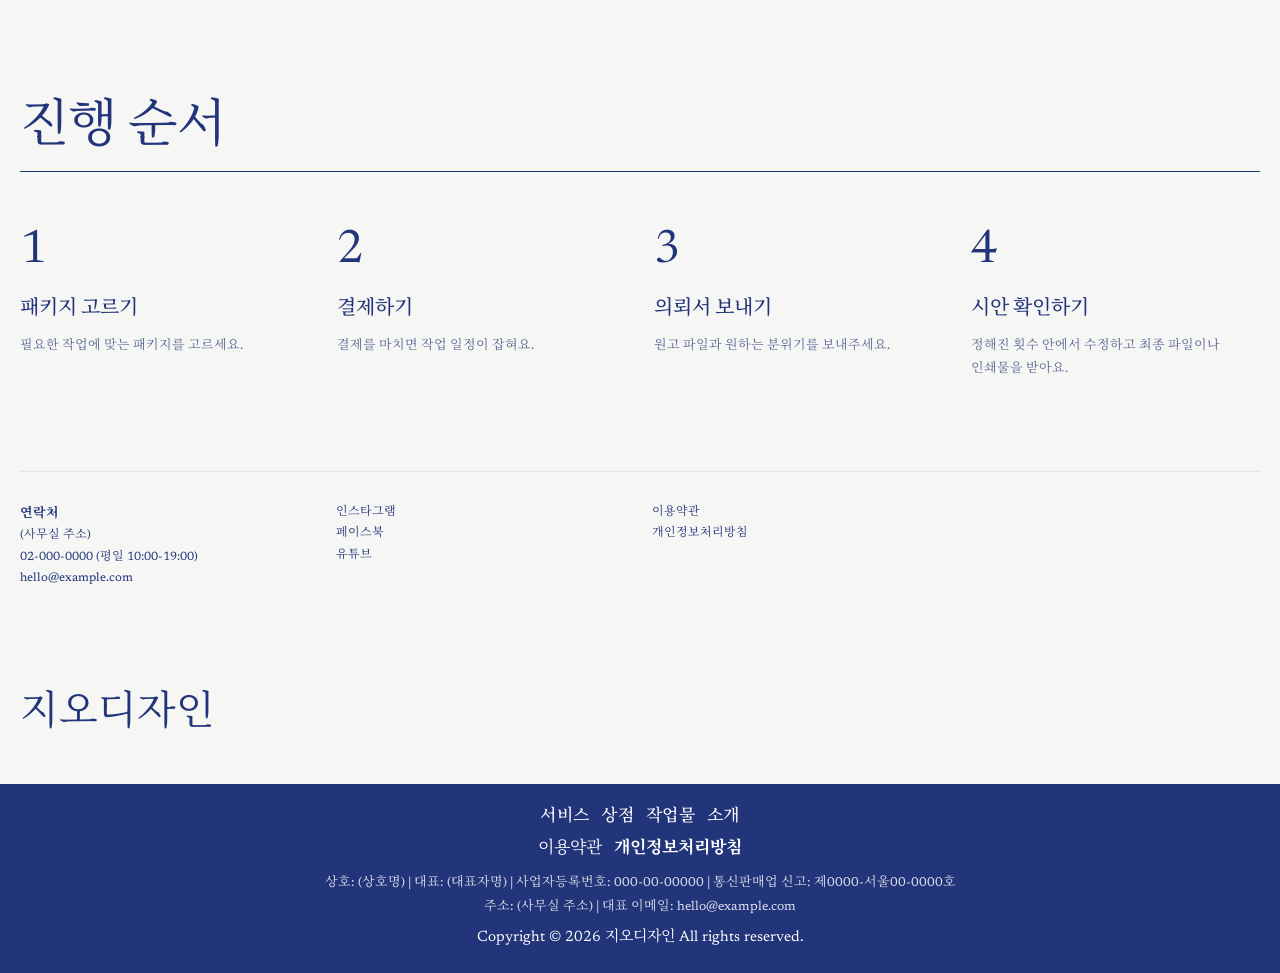
<file: service.html>
<!doctype html>
<html lang="ko">
<head>
  <meta charset="utf-8">
  <meta name="viewport" content="width=device-width, initial-scale=1">
  <title>서비스</title>
  <link rel="stylesheet" href="css/style.css">
  <link rel="stylesheet" href="css/print.css">
</head>
<body data-page="service" class="paper">
  <main class="wrap">
    <section class="page-top">
      <div class="sec-head">
        <h1>서비스 패키지</h1>
        <p>정해진 가격과 일정으로 맡길 수 있어요.<br>모든 가격은 부가세 포함이에요.</p>
      </div>
      <div class="pkg-grid" id="pkg-grid"></div>
    </section>
    <section class="section">
      <div class="sec-head"><h2>한눈에 비교</h2><p>표가 잘리면 옆으로 밀어서 보세요.</p></div>
      <div class="cmp-scroll"><table class="cmp" id="cmp"></table></div>
    </section>
    <section class="section">
      <div class="sec-head"><h2>진행 순서</h2></div>
      <div id="process-steps"></div>
    </section>
  </main>

  <script src="js/data.js"></script>
  <script src="js/common.js"></script>
  <script src="js/print.js"></script>
  <script>
  // 상품 데이터(서버 또는 data.js)가 준비된 뒤 실행
  dataReady.then(() => {
    document.getElementById('pkg-grid').innerHTML = SERVICES.map(pkgCard).join('');
    document.getElementById('process-steps').innerHTML = processHtml();

    // 비교표: 항목 × 패키지
    const row = (label, fn, cls = '') => `<tr><th scope="row">${label}</th>${SERVICES.map((x) => `<td class="${cls}">${fn(x)}</td>`).join('')}</tr>`;
    document.getElementById('cmp').innerHTML = `
      <thead><tr><th scope="col"><span class="sr-only">항목</span></th>${SERVICES.map((x) => `<th scope="col"><a href="product.html?id=${x.id}">${esc(x.name)}</a></th>`).join('')}</tr></thead>
      <tbody>
        ${row('가격', priceHtml, 'num')}
        ${row('작업 기간', (x) => esc(x.period))}
        ${row('시안', (x) => esc(x.drafts))}
        ${row('수정', (x) => esc(x.revisions))}
        ${row('포함 내역', (x) => `<ul>${x.includes.map((i) => `<li>${esc(i)}</li>`).join('')}</ul>`)}
        ${row('전달', (x) => esc(x.delivery))}
      </tbody>
      <tfoot><tr><td></td>${SERVICES.map((x) => `<td><a class="btn line" href="product.html?id=${x.id}">자세히 보기</a></td>`).join('')}</tr></tfoot>`;
    drawIn(document);
  });
  </script>
</body>
</html>
</file>
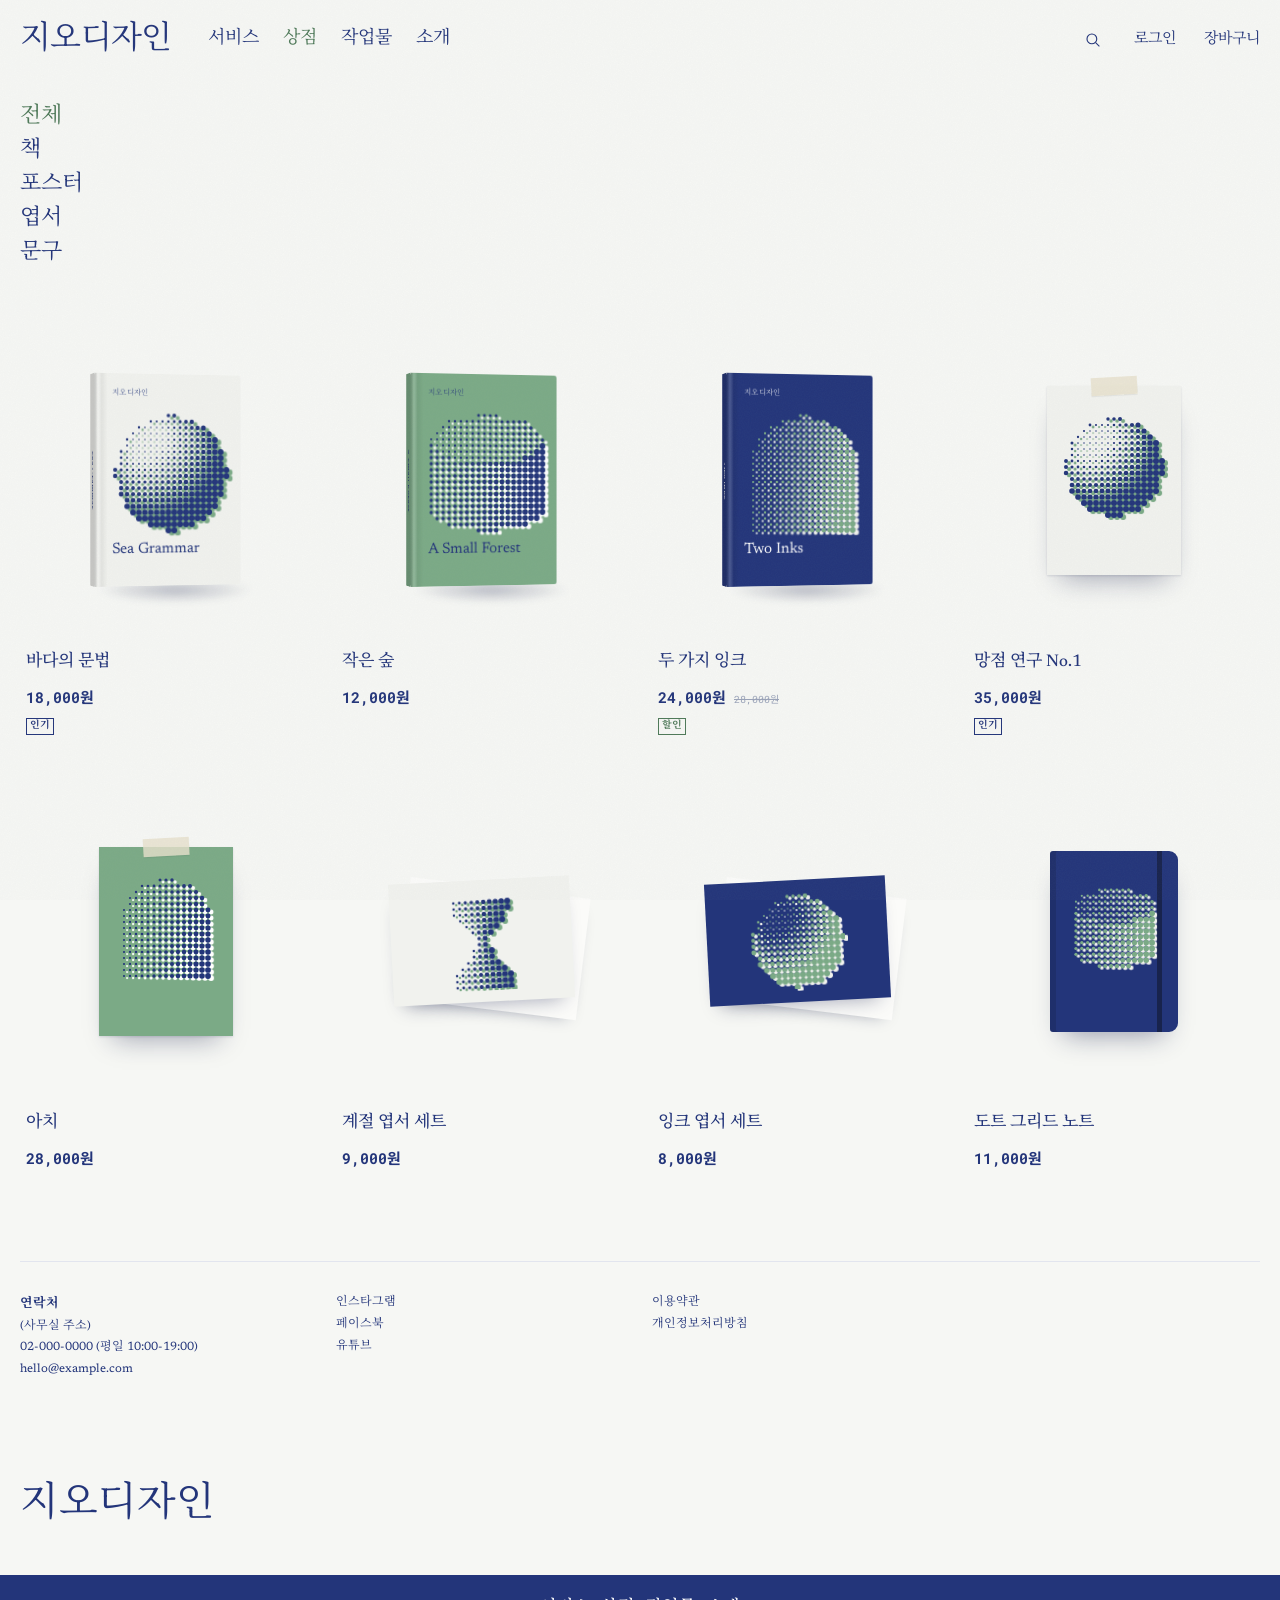
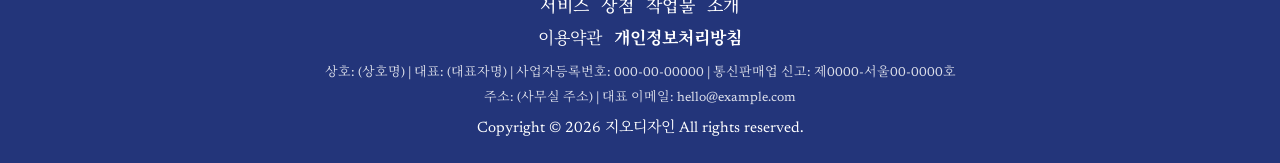
<file: shop.html>
<!doctype html>
<html lang="ko">
<head>
  <meta charset="utf-8">
  <meta name="viewport" content="width=device-width, initial-scale=1">
  <title>상점</title>
  <link rel="stylesheet" href="css/style.css">
  <link rel="stylesheet" href="css/print.css">
</head>
<body data-page="shop" class="paper">
  <main class="wrap">
    <ul class="cats" id="cats" aria-label="카테고리"></ul>
    <p class="search-info" id="search-info" hidden></p>
    <div id="list"></div>
  </main>

  <script src="js/data.js"></script>
  <script src="js/common.js"></script>
  <script src="js/print.js"></script>
  <script>
  // 상품 데이터(서버 또는 data.js)가 준비된 뒤 실행
  dataReady.then(() => {
    const cat = qs.get('cat') || 'all';
    const q = (qs.get('q') || '').trim();

    document.getElementById('cats').innerHTML = CATEGORIES.map((c) =>
      `<li><a href="shop.html${c.id === 'all' ? '' : '?cat=' + c.id}"${c.id === cat && !q ? ' class="is-active" aria-current="page"' : ''}>${c.label}</a></li>`
    ).join('');

    // 이름·영문명(패키지 en, 상품 표지 제목)·설명·사양에서 찾음 (영문 대소문자 무시)
    const hit = (p) => [p.name, p.en, p.mock && p.mock.title, p.summary, p.spec].some((t) => t && t.toLowerCase().includes(q.toLowerCase()));
    const list = PRODUCTS.filter((p) => (cat === 'all' || p.category === cat) && (!q || hit(p)));
    const svcs = q ? SERVICES.filter(hit) : []; // 패키지는 검색할 때만 함께 보여줌

    if (q) {
      const info = document.getElementById('search-info');
      info.textContent = `‘${q}’ 검색 결과 ${list.length + svcs.length}개`;
      info.hidden = false;
    }

    document.getElementById('list').innerHTML = list.length || svcs.length
      ? (svcs.length ? `<h2 class="result-head">패키지</h2><div class="pkg-grid">${svcs.map(pkgCard).join('')}</div>` : '') +
        (svcs.length && list.length ? '<h2 class="result-head">상품</h2>' : '') +
        (list.length ? `<div class="grid">${list.map(productCard).join('')}</div>` : '')
      : `<div class="empty">
           <p class="empty-title">찾는 상품이 없어요</p>
           <p>다른 검색어를 입력하거나 전체 상품을 둘러보세요.</p>
           <a class="btn primary small" href="shop.html">전체 상품 보기</a>
         </div>`;
    drawIn(document);
  });
  </script>
</body>
</html>
</file>
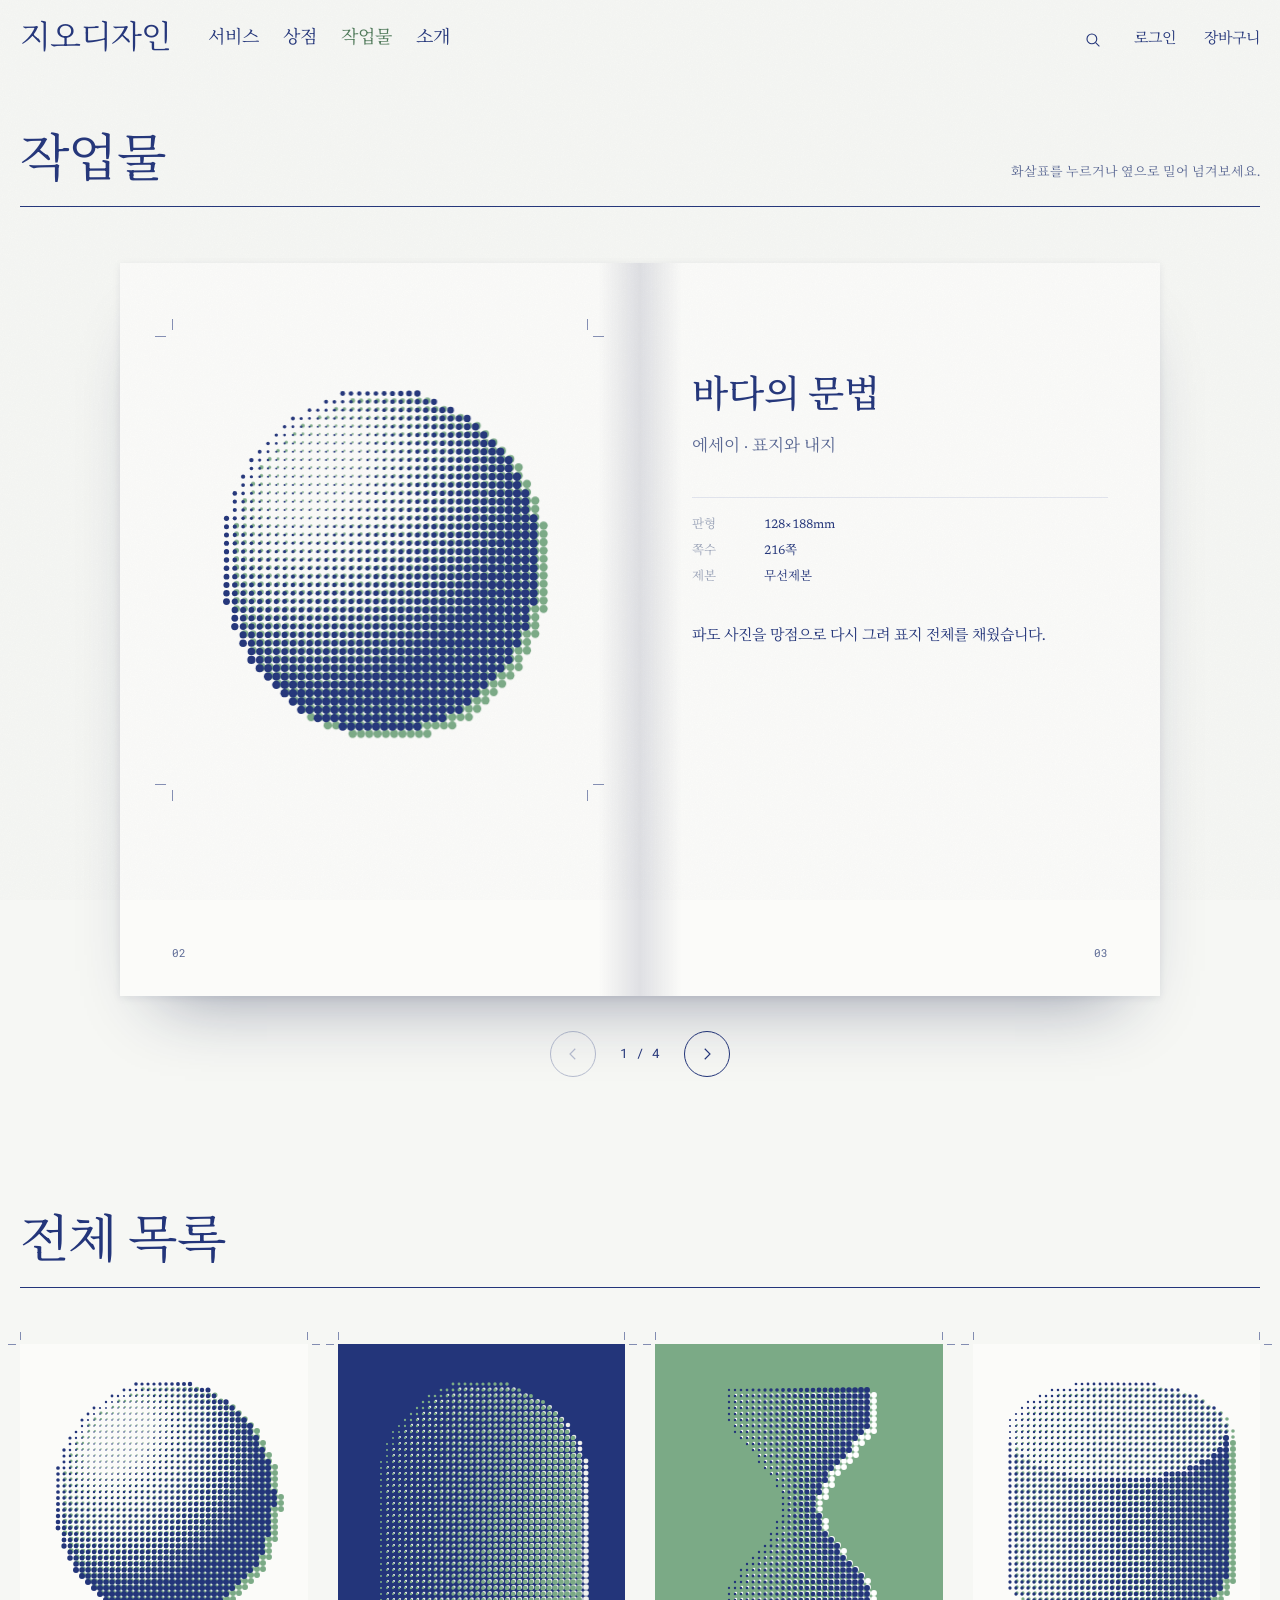
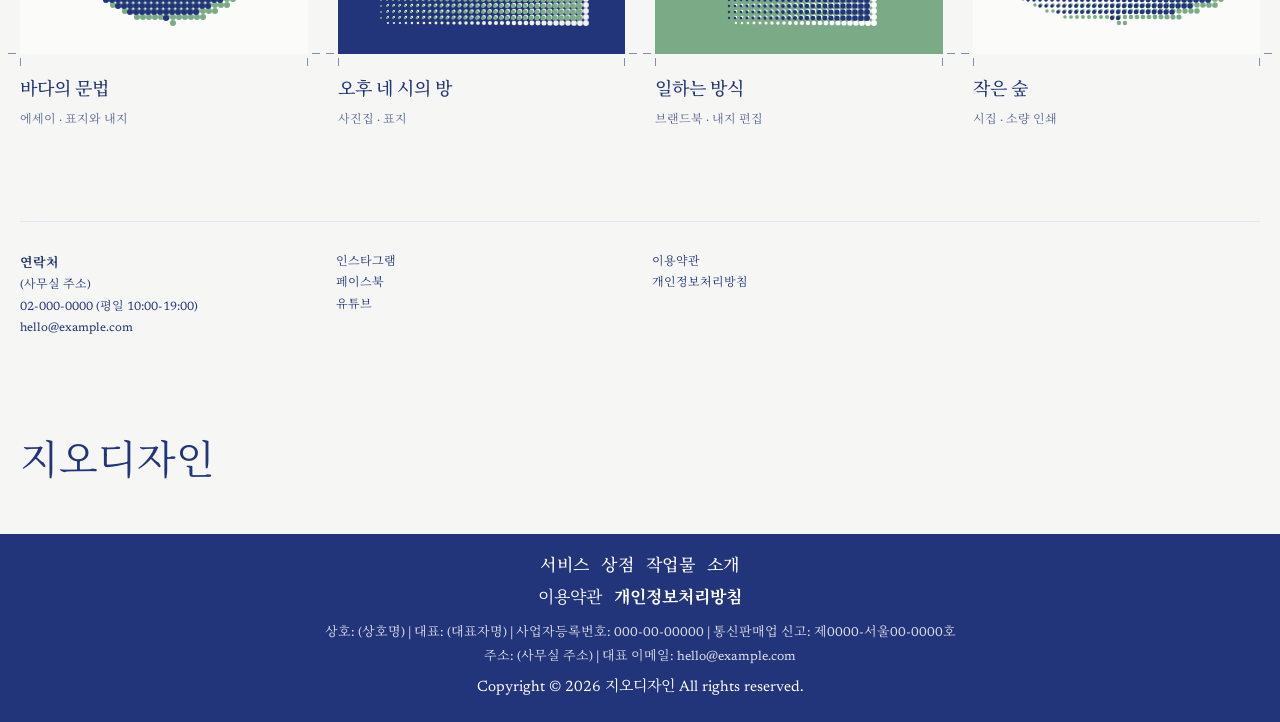
<file: work.html>
<!doctype html>
<html lang="ko">
<head>
  <meta charset="utf-8">
  <meta name="viewport" content="width=device-width, initial-scale=1">
  <title>작업물</title>
  <link rel="stylesheet" href="css/style.css">
  <link rel="stylesheet" href="css/print.css">
</head>
<body data-page="work" class="paper">
  <main class="wrap">
    <section class="page-top">
      <div class="sec-head">
        <h1>작업물</h1>
        <p>화살표를 누르거나 옆으로 밀어 넘겨보세요.</p>
      </div>
      <div class="spread-wrap" id="spread-root"></div>
    </section>
    <section class="section">
      <div class="sec-head"><h2>전체 목록</h2></div>
      <div class="work-grid" id="work-grid"></div>
    </section>
  </main>

  <script src="js/data.js"></script>
  <script src="js/common.js"></script>
  <script src="js/print.js"></script>
  <script>
    const viewer = mountSpread(document.getElementById('spread-root'));
    document.getElementById('work-grid').innerHTML = WORKS.map((w, i) => `
      <a class="work-card" href="#${w.id}" data-i="${i}">
        <div class="page-art crop theme-${w.art.theme}">${riso(w.art)}</div>
        <h3>${esc(w.title)}</h3>
        <p>${esc(w.kind)}</p>
      </a>`).join('');
    drawIn(document);

    // 주소의 #w2 같은 표시로 해당 작업을 펼침
    function openFromHash() {
      const i = WORKS.findIndex((w) => '#' + w.id === location.hash);
      if (i < 0) return;
      viewer.go(i);
      document.getElementById('spread-root').scrollIntoView({ behavior: reduceMotion ? 'auto' : 'smooth', block: 'center' });
    }
    addEventListener('hashchange', openFromHash);
    openFromHash();
  </script>
</body>
</html>
</file>
<file: css/style.css>
@import url("https://fonts.googleapis.com/css2?family=Roboto+Mono:wght@400;500;700&family=Noto+Sans+KR:wght@400;500;700&display=swap");

/* ===== 색·폰트 토큰 ===== */
:root {
  --ink: #23357a;        /* 기본 글자색(네이비) */
  --ink-soft: #5a6894;
  --muted: #9aa3b8;
  --accent: #7baa86;         /* 세이지: 망점·표지·장식 */
  --accent-text: #4e7958;    /* 종이 위 글자용 (대비 4.65:1) */
  --accent-on-ink: #89b393;  /* 네이비 위 글자용 (대비 4.65:1) */
  --sale: var(--accent-text); /* 뱃지도 두 잉크 안에서 */
  --best: var(--ink);
  --cta: #1435d2;        /* 구매 버튼 */
  --guest: #8494a9;
  --line: #e2e5ee;
  --soft: #f6f7f9;
  --dark: #3a3a3a;
  --display: "Noto Sans KR", sans-serif; /* 종이 콘셉트(body.paper)에서는 명조로 바뀜 */
  --mono: "Roboto Mono", "Noto Sans KR", monospace;
  --header-h: 80px;
  --ease: cubic-bezier(.22, .61, .36, 1);
}
@media (max-width: 768px) { :root { --header-h: 60px; } }

* { box-sizing: border-box; }
html, body { margin: 0; }
body {
  font-family: var(--mono); font-size: 14px; line-height: 1.6; color: var(--ink); background: #fff;
  min-height: 100vh; display: flex; flex-direction: column;
  padding-top: var(--header-h); /* 헤더가 fixed라서 그만큼 띄움 */
}
main { flex: 1; }
a { color: inherit; text-decoration: none; }
img { display: block; max-width: 100%; }
button, input { font: inherit; color: inherit; }
button { cursor: pointer; }
:focus-visible { outline: 2px solid var(--accent-text); outline-offset: 3px; }
h1, h2, h3, p { margin: 0; }
[hidden] { display: none !important; }

.wrap { width: 100%; max-width: 1400px; margin: 0 auto; padding: 0 20px; }
/* 헤더 뒤까지 올라가는 화면 (홈, 어바웃) */
.under-header { margin-top: calc(-1 * var(--header-h)); }

/* ===== 헤더 ===== */
.site-header {
  position: fixed; top: 0; left: 0; right: 0; z-index: 50;
  transition: background-color .3s var(--ease), box-shadow .3s var(--ease);
}
.site-header.scrolled { background: rgba(255, 255, 255, .96); box-shadow: 0 1px 0 var(--line); }
.header-inner {
  position: relative; max-width: 1400px; height: var(--header-h); margin: 0 auto; padding: 0 20px;
  display: flex; align-items: center; gap: 36px;
  transition: height .3s var(--ease);
}
.scrolled .header-inner { height: 56px; }
.logo { font-family: var(--display); font-size: 30px; letter-spacing: -0.01em; transition: font-size .3s var(--ease); }
.scrolled .logo { font-size: 24px; }
.main-nav { display: flex; gap: 24px; font-family: var(--display); font-size: 17px; }
.main-nav a, .util a { transition: color .2s; }
.main-nav a:hover, .main-nav .is-active, .util a:hover, .util .is-active { color: var(--accent-text); }
.util { margin-left: auto; display: flex; align-items: center; gap: 28px; font-size: 15px; }
.search { display: flex; align-items: center; border-bottom: 1px solid transparent; }
.search:focus-within { border-color: var(--ink); }
.search input { width: 0; border: 0; padding: 4px 0; background: none; outline: none; transition: width .25s var(--ease); }
.search:focus-within input, .search input:not(:placeholder-shown) { width: 130px; }
.search button { border: 0; background: none; padding: 4px; display: flex; }
.count {
  display: inline-grid; place-items: center; vertical-align: 2px;
  min-width: 18px; height: 18px; padding: 0 5px; margin-left: 4px;
  border-radius: 9px; background: var(--ink); color: #fff; font-size: 11px; line-height: 1;
}
.count.pop { animation: pop .45s var(--ease); }
@keyframes pop { 0% { transform: scale(1); } 35% { transform: scale(1.45); background: var(--accent); color: #fff; } 100% { transform: scale(1); } }
.menu-btn, .m-cart { display: none; }
.menu-btn { border: 0; background: none; padding: 4px; margin-left: -4px; }
.m-cart { font-size: 15px; }
.m-cart-icon { display: none; }
/* 아주 좁은 화면: "장바구니" 글자 대신 가방 아이콘 (가운데 로고와 겹치지 않게, 읽기 프로그램에는 글자로 남음) */
@media (max-width: 360px) {
  .m-cart-icon { display: flex; }
  .m-cart-label { position: absolute; width: 1px; height: 1px; overflow: hidden; clip: rect(0 0 0 0); white-space: nowrap; }
}

@media (max-width: 768px) {
  .main-nav, .util { display: none; }
  .header-inner { justify-content: space-between; gap: 0; }
  .menu-btn, .m-cart { display: flex; align-items: center; }
  .header-inner .logo { position: absolute; left: 50%; transform: translateX(-50%); font-size: 28px; }
  .scrolled .header-inner { height: 50px; }
  .scrolled .logo { font-size: 22px; }
}

/* ===== 모바일 메뉴: 책의 목차 페이지 (화면 전체를 덮는 종이 한 장) ===== */
.drawer { position: fixed; inset: 0; z-index: 100; visibility: hidden; transition: visibility 0s .35s; }
.drawer.open { visibility: visible; transition: none; }
.drawer-panel {
  position: absolute; inset: 0; overflow: hidden auto; overscroll-behavior: contain; scrollbar-width: none;
  background: var(--paper); padding: calc(14px + env(safe-area-inset-top, 0px)) 14px calc(14px + env(safe-area-inset-bottom, 0px));
  opacity: 0; transform: translateY(10px); transition: opacity .35s var(--ease), transform .35s var(--ease);
}
.drawer-panel::-webkit-scrollbar { display: none; }
.drawer.open .drawer-panel { opacity: 1; transform: none; }
.drawer-sheet { --cm: 10px; --len: 8px; min-height: 100%; display: flex; flex-direction: column;
  padding: 16px 18px 18px; border: 1px solid rgba(35, 53, 122, .08); }
.drawer-head { display: flex; justify-content: space-between; align-items: center; }
.drawer-head .logo { font-size: 26px; }
.drawer-close { border: 0; background: none; padding: 4px; margin-right: -4px; display: flex; }
.drawer-search { display: flex; align-items: center; border-bottom: 1px solid var(--line); margin: 20px 0 0; }
.drawer-search:focus-within { border-color: var(--ink); }
.drawer-search input { flex: 1; min-width: 0; border: 0; padding: 8px 0; background: none; outline: none; font-size: 15px; }
.drawer-search input::placeholder { color: var(--muted); }
.drawer-search button { border: 0; background: none; padding: 6px; margin-right: -6px; display: flex; }

.toc-label { font-family: var(--serif); font-size: 40px; line-height: 1.1; margin-top: 34px; padding-bottom: 10px; border-bottom: 1px solid var(--ink); }
.toc { list-style: none; margin: 0; padding: 0; }
.toc-sec { padding: 16px 0; border-bottom: 1px solid var(--line); }
.toc-row { display: flex; align-items: baseline; gap: 10px; }
.toc-head { font-family: var(--serif); font-size: 23px; font-weight: 500; line-height: 1.3; }
.toc-no { font-family: var(--mono); font-size: 11px; color: var(--ink-soft); width: 18px; flex: none; transform: translateY(-3px); }
.leader { flex: 1; min-width: 14px; border-bottom: 2px dotted rgba(35, 53, 122, .28); transform: translateY(-4px); }
.toc-val { font-family: var(--mono); font-size: 12px; font-variant-numeric: tabular-nums; color: var(--ink-soft); }
.toc-sub { list-style: none; margin: 8px 0 0; padding: 0 0 0 28px; }
.toc-sub .toc-row { padding: 5px 0; font-size: 15px; }
.toc-sub .toc-row > span:first-child { white-space: nowrap; }
.toc-cats { list-style: none; margin: 8px 0 0; padding: 0 0 0 28px; display: flex; flex-wrap: wrap; gap: 4px 18px; font-size: 15px; }
/* 아주 좁은 화면(340px 이하): 여백·글자를 줄여 패키지 이름이 한 줄에 들어가게 */
@media (max-width: 340px) {
  .drawer-panel { padding-inline: 8px; }
  .drawer-sheet { --cm: 6px; --len: 5px; padding-inline: 12px; } /* 재단선이 여백(8px) 안에 들어오게 */
  .toc-sub, .toc-cats { padding-left: 22px; }
  .toc-no { width: 12px; }
  .toc-sub .toc-row { font-size: 14px; gap: 8px; }
}
.toc a.is-active, .toc-sec.is-current .toc-no { color: var(--accent-text); }
.toc-sec.is-current .toc-head > span:nth-child(2) { text-decoration: underline; text-decoration-thickness: 1px; text-underline-offset: 5px; }
.drawer-foot { margin-top: auto; padding-top: 28px; display: flex; align-items: center; gap: 20px; font-size: 15px; }
.drawer-foot .color-bar { position: static; margin-left: auto; }

/* ===== 이미지 자리표시 (사진을 넣으면 사라짐) ===== */
.ph { position: relative; background: #fff; overflow: hidden; color: var(--ink); }
.ph::before {
  content: ""; position: absolute; inset: 24%; border-radius: 50%;
  background-image: radial-gradient(currentColor 38%, transparent 41%); background-size: 8px 8px; opacity: .22;
  -webkit-mask-image: radial-gradient(closest-side, #000 45%, transparent);
          mask-image: radial-gradient(closest-side, #000 45%, transparent);
}
.ph-b { background: var(--soft); }
.ph-b::before { inset: 26% 20%; border-radius: 10px; opacity: .3; -webkit-mask-image: none; mask-image: none; }

/* ===== 상품 카드 ===== */
.grid { display: grid; grid-template-columns: repeat(4, minmax(0, 1fr)); gap: 60px 24px; }
@media (max-width: 1000px) { .grid { grid-template-columns: repeat(3, minmax(0, 1fr)); } }
@media (max-width: 768px)  { .grid { grid-template-columns: repeat(2, minmax(0, 1fr)); gap: 44px 14px; } }
.card { display: block; }
.card-media { position: relative; aspect-ratio: 1 / 1; overflow: hidden; }
.card-media > * {
  position: absolute; inset: 0; width: 100%; height: 100%; object-fit: contain;
  transition: opacity .5s var(--ease), transform .8s var(--ease);
}
.card-media > .second { opacity: 0; }
@media (hover: hover) {
  .card:hover .card-media > * { transform: scale(1.03); }
  .card:hover .card-media > .second { opacity: 1; }
  .card:hover .card-media > :first-child:not(:only-child) { opacity: 0; }
  .card:hover .card-name { color: var(--ink-soft); }
}
.card-name { font-family: var(--display); font-size: 16px; margin: 22px 0 6px 6px; transition: color .2s; }
.card .price, .card .badges { margin-left: 6px; }
.price { font-weight: 700; }
.price del { font-weight: 400; font-size: 10px; color: var(--muted); margin-left: 8px; }
.badges { display: inline-flex; gap: 5px; vertical-align: middle; }
.card .badges { display: flex; margin-top: 8px; }
.badge { font-size: 10px; font-weight: 700; border: 1px solid; padding: 0 3px; line-height: 15px; font-family: var(--mono); }
.badge.sale { color: var(--sale); }
.badge.best { color: var(--best); }

/* ===== 버튼 ===== */
.btn {
  display: inline-flex; align-items: center; justify-content: center; gap: 6px;
  height: 46px; padding: 0 20px; border: 1px solid var(--line); background: #fff; font-weight: 500;
  font-family: var(--mono); transition: background-color .2s, border-color .2s;
}
.btn:hover { border-color: var(--ink); }
.btn.primary { background: var(--cta); border-color: var(--cta); color: #fff; }
.btn.primary:hover { background: #0f2bb0; }
.btn.outline { border-color: var(--ink); }
.btn.guest { background: var(--guest); border-color: var(--guest); color: #fff; font-size: 13px; }
.btn.small { height: 40px; border-radius: 6px; font-size: 14px; font-weight: 700; }
.btn.block { width: 100%; }

/* ===== 빈 화면 ===== */
.empty { text-align: center; padding: 120px 20px; }
.empty-title { font-size: 20px; font-weight: 700; }
.empty p + p { color: var(--ink-soft); margin: 4px 0 18px; font-size: 13px; }

/* ===== 하프톤 캔버스 ===== */
canvas[data-shape] { display: block; color: var(--ink); }

/* ===== 샵 ===== */
.cats { list-style: none; padding: 0; margin: 20px 0 64px; font-size: 22px; line-height: 1.55; }
.cats a { transition: color .2s; }
.cats .is-active { color: var(--accent-text); }
@media (hover: hover) { .cats a:not(.is-active):hover { color: var(--accent-text); } }
.search-info { margin: -36px 0 36px; color: var(--ink-soft); }
@media (max-width: 768px) {
  .cats {
    display: grid; grid-auto-flow: column; grid-auto-columns: 1fr; margin: 0 -20px 40px; /* 카테고리 개수만큼 균등 분할 */
    border-top: 1px solid var(--line); border-bottom: 1px solid var(--line); font-size: 14px; line-height: 1;
  }
  .cats li + li { border-left: 1px solid var(--line); }
  .cats a { display: block; text-align: center; padding: 13px 0; color: var(--muted); }
  .cats .is-active { background: var(--ink); color: #fff; font-weight: 700; }
  .search-info { margin: -20px 0 24px; }
}

/* ===== 상품 상세 ===== */
.crumb { font-size: 14px; color: var(--muted); margin: 8px 0 28px; }
.crumb a:hover { color: var(--ink); }
.crumb a:last-child { color: var(--ink); }
.crumb span { margin: 0 14px; }
.pd { display: grid; grid-template-columns: 1.3fr 1fr; gap: 56px; align-items: start; }
.pd-gallery { position: relative; }
.gallery { display: flex; overflow-x: auto; scroll-snap-type: x mandatory; scrollbar-width: none; }
.gallery::-webkit-scrollbar { display: none; }
.slide { flex: 0 0 100%; aspect-ratio: 1 / 1; scroll-snap-align: start; }
.slide > * { width: 100%; height: 100%; object-fit: contain; }
.gallery-count { display: none; }
.thumbs { display: flex; gap: 10px; margin-top: 70px; }
.thumbs button { width: 60px; height: 60px; padding: 0; border: 1px solid transparent; background: none; }
.thumbs button[aria-current="true"] { border-color: var(--line); }
.thumbs button > * { width: 100%; height: 100%; object-fit: contain; }
.thumbs .ph::before { background-size: 4px 4px; }
.pd-title { font-family: var(--display); font-weight: 700; font-size: 26px; line-height: 1.3; }
.pd-title .badges { margin-left: 6px; vertical-align: 4px; }
.pd-price-row { display: flex; flex-wrap: wrap; gap: 4px 16px; justify-content: space-between; align-items: center; margin-top: 4px; } /* 좁으면 아이콘이 다음 줄로 */
.pd-price { font-size: 20px; }
.pd-price del { font-size: 13px; color: var(--muted); margin-left: 8px; }
.pd-icons { display: flex; gap: 18px; align-items: center; }
.icon-btn { border: 0; background: none; padding: 2px; display: inline-flex; align-items: center; gap: 4px; font-size: 13px; }
.pd-summary { color: var(--ink-soft); margin: 50px 0 34px; font-size: 13px; }
.pd-rows { display: grid; grid-template-columns: 82px 1fr; margin: 0; font-size: 12px; }
.pd-rows dt, .pd-rows dd { padding: 14px 0; border-bottom: 1px solid var(--line); }
.pd-rows dt:last-of-type, .pd-rows dd:last-of-type { border-bottom: 0; }
.pd-rows dt { color: var(--ink-soft); }
.pd-rows dd { margin: 0; color: #222; }
.qmark { width: 14px; height: 14px; border-radius: 50%; border: 1px solid var(--muted); color: var(--muted); background: none; font-size: 9px; line-height: 1; padding: 0; vertical-align: 1px; margin-left: 2px; }
.buy-panel { margin-top: 36px; }
.sheet-close { display: none; }
.qty-box { background: var(--soft); padding: 16px 16px 18px; }
.qty-box > p { font-size: 12px; font-weight: 500; padding-bottom: 12px; border-bottom: 1px dashed var(--line); margin-bottom: 14px; }
.qty-row { display: flex; justify-content: space-between; align-items: center; }
.qty { display: inline-flex; border: 1px solid var(--line); background: #fff; }
.qty button { width: 26px; height: 32px; border: 0; background: none; font-size: 15px; color: var(--ink-soft); }
.qty input { width: 50px; text-align: center; border: 0; border-left: 1px solid var(--line); border-right: 1px solid var(--line); -moz-appearance: textfield; }
.qty input::-webkit-inner-spin-button { -webkit-appearance: none; }
.pd-total { display: flex; justify-content: space-between; align-items: baseline; margin: 36px 0 20px; }
.pd-total span { font-size: 13px; }
.pd-total strong { font-size: 24px; font-weight: 400; }
.pd-btns { display: grid; grid-auto-flow: column; grid-auto-columns: 1fr; gap: 8px; } /* 버튼 개수만큼 균등 분할 (패키지는 선물하기 없음) */
.pd-btns .btn { font-family: var(--display); font-size: 14px; }
.m-buybar { display: none; }

.tabs { display: grid; grid-template-columns: repeat(3, minmax(0, 1fr)); margin-top: 90px; border-bottom: 1px solid var(--line); }
.tabs button { border: 0; background: none; padding: 14px 0; font-size: 14px; color: var(--ink-soft); border-bottom: 2px solid transparent; margin-bottom: -1px; }
.tabs button small { font-size: 11px; margin-left: 2px; }
.tabs button[aria-selected="true"] { color: var(--ink); border-bottom-color: var(--ink); font-weight: 500; }
.tab-panel { max-width: 1080px; margin: 0 auto; padding-top: 56px; }
.detail-body { position: relative; font-size: 14px; }
.detail-body.collapsed { max-height: 110px; overflow: hidden; }
.detail-body.collapsed::after { content: ""; position: absolute; inset: auto 0 0 0; height: 60px; background: linear-gradient(transparent, #fff); }
.detail-body p + p { margin-top: 14px; }
.detail-more { display: flex; margin: 28px auto 0; width: 260px; }
.tab-empty { text-align: center; padding: 40px 0; color: var(--ink-soft); }
.tab-empty .btn { margin-top: 18px; }

@media (max-width: 768px) {
  body[data-page="product"] { padding-bottom: 76px; }
  body[data-page="product"] .toast { bottom: 90px; }
  .crumb { display: none; }
  .pd { grid-template-columns: minmax(0, 1fr); gap: 0; margin: 0 -20px; }
  .pd-info { padding: 0 20px; }
  .thumbs { display: none; }
  .gallery-count {
    display: block; position: absolute; left: 14px; bottom: 14px;
    background: rgba(0, 0, 0, .5); color: #fff; font-size: 12px; padding: 1px 10px; border-radius: 12px;
  }
  .pd-title { font-size: 24px; margin-top: 24px; }
  .pd-summary { margin: 24px 0 20px; }
  /* 모바일: 구매 영역이 아래에서 올라오는 시트가 됨 */
  .buy-panel {
    position: fixed; left: 0; right: 0; bottom: 0; z-index: 70; margin: 0;
    background: #fff; padding: 12px 16px 16px; border-radius: 14px 14px 0 0;
    box-shadow: 0 -8px 30px rgba(0, 0, 0, .12);
    transform: translateY(105%); transition: transform .35s var(--ease);
  }
  .buy-panel.open { transform: none; }
  .sheet-close { display: block; margin: 0 auto 12px; width: 44px; height: 5px; border: 0; border-radius: 3px; background: var(--line); padding: 0; }
  .pd-total { margin: 18px 0 14px; }
  .sheet-dim { position: fixed; inset: 0; z-index: 65; background: rgba(0, 0, 0, .4); opacity: 0; pointer-events: none; transition: opacity .35s var(--ease); }
  .sheet-dim.open { opacity: 1; pointer-events: auto; }
  .m-buybar {
    display: grid; grid-auto-flow: column; grid-auto-columns: 1fr; gap: 10px;
    position: fixed; left: 0; right: 0; bottom: 0; z-index: 60;
    background: #fff; padding: 12px 14px; box-shadow: 0 -1px 0 var(--line), 0 -6px 16px rgba(0, 0, 0, .04);
  }
  .m-buybar .btn { height: 52px; font-family: var(--display); font-size: 15px; font-weight: 600; }
  .tabs { margin-top: 40px; }
  .tabs button { font-size: 13px; }
  .tab-panel { padding-top: 26px; }
  .detail-more { width: 100%; }
  .pd-btns .btn { padding: 0 6px; font-size: 13px; white-space: nowrap; }
}

/* ===== 토스트 ===== */
.toast {
  position: fixed; left: 50%; bottom: 28px; transform: translateX(-50%); z-index: 90;
  background: var(--ink); color: #fff; padding: 12px 18px; display: flex; gap: 16px; white-space: nowrap;
  font-size: 13px; animation: toast-in .3s var(--ease);
}
.toast a { text-decoration: underline; color: var(--accent-on-ink); }
@keyframes toast-in { from { opacity: 0; transform: translate(-50%, 8px); } }

/* ===== 어바웃 ===== */
.about { position: relative; overflow: hidden; padding: calc(var(--header-h) + 6px) 20px 140px; }
canvas.about-deco { position: absolute; color: var(--accent); pointer-events: none; }
.about-deco.a { width: 340px; aspect-ratio: .9; left: -60px; top: -10px; transform: rotate(-24deg); }
.about-deco.b { width: 300px; aspect-ratio: 1; left: 58%; top: -130px; }
.about-deco.c { width: 180px; aspect-ratio: .5; right: 9%; top: -20px; }
.about-deco.d { width: 200px; aspect-ratio: .7; left: 3%; top: 470px; }
.about-deco.e { width: 260px; aspect-ratio: 1.3; right: -40px; top: 500px; }
.about-deco.f { width: 380px; aspect-ratio: 1; left: -60px; top: 830px; }
@media (max-width: 860px) { canvas.about-deco { opacity: .45; } .about-deco.b { left: 55%; } }
.about-inner { position: relative; max-width: 664px; margin: 0 auto; }
.about-label { font-weight: 700; font-size: 14px; }
.about h1 { font-family: var(--display); font-weight: 400; font-size: clamp(40px, 5.6vw, 72px); line-height: 1.12; margin: 8px 0 76px; letter-spacing: -0.01em; }
.about .ph { aspect-ratio: 1 / 1; background: var(--soft); }
.about-text { margin-top: 48px; max-width: 60ch; }
.about-text p + p { margin-top: 16px; }

/* ===== 로그인 ===== */
.auth { width: 100%; max-width: 460px; margin: 70px auto 160px; padding: 0 20px; }
.auth h1 { position: absolute; width: 1px; height: 1px; overflow: hidden; clip: rect(0 0 0 0); }
.fields input { display: block; width: 100%; height: 42px; padding: 0 16px; border: 1px solid var(--line); outline: none; }
.fields input + input { border-top: 0; }
.fields input:focus { background: var(--soft); }
.check { display: flex; align-items: center; gap: 8px; margin: 10px 0 18px; font-size: 13px; font-weight: 500; }
.check input { accent-color: var(--ink); width: 18px; height: 18px; margin: 0; }
.auth-links { display: flex; justify-content: space-between; font-size: 13px; margin-top: 12px; font-weight: 500; }
.auth-links a:hover { text-decoration: underline; }
.or { display: flex; align-items: center; gap: 30px; margin: 24px 0 26px; font-size: 13px; }
.or::before, .or::after { content: ""; flex: 1; height: 1px; background: var(--line); }
.notice { font-size: 12px; color: var(--ink-soft); margin-top: 14px; min-height: 1.6em; }
@media (max-width: 768px) { .auth { margin-top: 56px; max-width: none; } .fields input { height: 44px; } }

/* ===== 장바구니 ===== */
.cart-page { max-width: 1180px; }
.cart-head { display: flex; align-items: center; gap: 10px; margin: 36px 0 40px; }
.cart-head h1 { font-size: 30px; font-weight: 700; }
.cart-head .count { min-width: 24px; height: 24px; border-radius: 12px; font-size: 12px; background: #111; margin: 0; }
.cart { display: grid; grid-template-columns: 1fr 320px; gap: 40px; align-items: start; }
@media (max-width: 860px) { .cart { grid-template-columns: minmax(0, 1fr); } }
.cart-list { list-style: none; padding: 0; margin: 0; border-top: 2px solid var(--ink); }
.cart-item { display: grid; grid-template-columns: 90px 1fr auto; gap: 18px; padding: 20px 0; border-bottom: 1px solid var(--line); align-items: center; }
.cart-thumb { display: block; width: 90px; aspect-ratio: 1; }
.cart-thumb > * { width: 100%; height: 100%; object-fit: contain; }
.cart-thumb .ph::before { background-size: 5px 5px; }
.cart-item-name { font-family: var(--display); }
.cart-item-unit { font-size: 12px; color: var(--ink-soft); margin: 2px 0 10px; }
.cart-item-right { text-align: right; display: grid; gap: 8px; justify-items: end; }
.link-btn { border: 0; background: none; padding: 0; font-size: 12px; color: var(--ink-soft); text-decoration: underline; }
.summary { background: var(--soft); padding: 22px; }
.summary dl { display: grid; grid-template-columns: 1fr auto; gap: 10px; margin: 0 0 18px; }
.summary dd { margin: 0; text-align: right; }
.summary .grand { border-top: 1px solid var(--line); padding-top: 14px; font-weight: 700; font-size: 16px; }
.summary .hint { font-size: 12px; color: var(--ink-soft); margin: -8px 0 16px; }
.empty .btn.small { background: var(--cta); border-color: var(--cta); }
/* 좁은 화면: 한 줄에 다 넣으면 넘치므로 가격·삭제를 아래 줄로 */
@media (max-width: 480px) {
  .cart-item { grid-template-columns: 64px 1fr; gap: 12px 14px; align-items: start; }
  .cart-thumb { width: 64px; }
  .cart-item-right { grid-column: 2; display: flex; justify-content: space-between; align-items: center; }
}
@media (min-width: 1000px) { .cart-head { padding-left: 0; } }

/* ===== 푸터 ===== */
.site-footer { margin-top: 90px; font-size: 12px; }
.footer-main { max-width: 1400px; margin: 0 auto; padding: 0 20px 24px; }
.footer-cols { display: grid; grid-template-columns: repeat(4, minmax(0, 1fr)); gap: 24px; border-top: 1px solid var(--line); padding-top: 30px; line-height: 1.8; }
.footer-cols h2 { font-size: 13px; font-weight: 700; }
.footer-cols a:hover { text-decoration: underline; }
.footer-cols ul { list-style: none; padding: 0; margin: 0; }
.footer-logo { font-family: var(--display); font-size: 40px; margin: 90px 0 10px; }
.footer-bar { background: var(--dark); color: #fff; text-align: center; padding: 18px 20px 20px; font-size: 15px; line-height: 1.9; }
.footer-bar nav, .footer-bar p:nth-child(2) { display: flex; justify-content: center; gap: 12px; font-size: 17px; }
.footer-bar nav { font-family: var(--mono); font-weight: 500; }
.footer-bar .biz { font-size: 13px; color: rgba(255, 255, 255, .85); margin: 4px 0; }
@media (max-width: 768px) {
  .footer-cols { grid-template-columns: 1fr; gap: 16px; }
  .footer-cols ul { display: flex; gap: 16px; }
  .footer-logo { font-size: 32px; margin-top: 40px; }
  .footer-bar { font-size: 12px; }
  .footer-bar nav, .footer-bar p:nth-child(2) { font-size: 14px; }
  .footer-bar .biz { font-size: 11px; }
}

/* 기기에서 "동작 줄이기"를 켜면 효과를 끈다 */
@media (prefers-reduced-motion: reduce) {
  *, *::before, *::after { transition: none !important; animation: none !important; }
}
</file>
<file: css/print.css>
@import url("https://fonts.googleapis.com/css2?family=Newsreader:ital,opsz,wght@0,6..72,400;0,6..72,500;1,6..72,400&family=Noto+Serif+KR:wght@400;500;600&display=swap");

/* ===== 인쇄 콘셉트: 2도(네이비 + 세이지 그린) 리소 인쇄 =====
   모든 페이지(body.paper)에 적용. style.css 다음에 불러온다. */
:root {
  --paper: #f6f7f4;        /* 차가운 흰 종이 */
  --paper-page: #fbfbf9;   /* 펼침면 속지 */
  --serif: "Newsreader", "Noto Serif KR", serif;
  --mark: rgba(35, 53, 122, .55); /* 재단선 색 */
  --cm: 18px;              /* 재단선이 재단면에서 떨어진 거리 */
  --len: 12px;             /* 재단선 길이 */
}

/* ----- 종이 + 결 ----- */
body.paper { background: var(--paper); }
body.paper::before {
  content: ""; position: fixed; inset: 0; z-index: 200; pointer-events: none; opacity: .55;
  background-image: url("data:image/svg+xml,%3Csvg xmlns='http://www.w3.org/2000/svg' width='240' height='240'%3E%3Cfilter id='n'%3E%3CfeTurbulence type='fractalNoise' baseFrequency='.85' numOctaves='2' stitchTiles='stitch'/%3E%3CfeColorMatrix values='0 0 0 0 .35 0 0 0 0 .37 0 0 0 0 .42 0 0 0 .1 0'/%3E%3C/filter%3E%3Crect width='100%25' height='100%25' filter='url(%23n)'/%3E%3C/svg%3E");
}
body.paper .site-header.scrolled { background: rgba(246, 247, 244, .94); }
body.paper .logo, body.paper .main-nav, body.paper .footer-logo { font-family: var(--serif); }
body.paper .logo { font-size: 32px; letter-spacing: -0.02em; }
body.paper .scrolled .logo { font-size: 25px; }
body.paper .main-nav { font-size: 18px; }
@media (prefers-reduced-motion: no-preference) { html:has(body.paper) { scroll-behavior: smooth; } }
body.paper [id] { scroll-margin-top: 70px; }

/* ----- 재단선 (사방 모서리) ----- */
.crop { position: relative; }
.crop::before {
  content: ""; position: absolute; inset: calc(-1 * var(--cm)); pointer-events: none;
  --l: linear-gradient(var(--mark), var(--mark));
  background-image: var(--l), var(--l), var(--l), var(--l), var(--l), var(--l), var(--l), var(--l);
  background-repeat: no-repeat;
  background-size: var(--len) 1px, var(--len) 1px, var(--len) 1px, var(--len) 1px,
                   1px var(--len), 1px var(--len), 1px var(--len), 1px var(--len);
  background-position: left 0 top var(--cm), right 0 top var(--cm), left 0 bottom var(--cm), right 0 bottom var(--cm),
                       left var(--cm) top 0, right var(--cm) top 0, left var(--cm) bottom 0, right var(--cm) bottom 0;
}

/* ----- 2도 망점: 같은 그림을 잉크 두 겹으로, 살짝 어긋나게 ----- */
.theme-paper { --cov: #f1f2ee; --ink1: var(--ink); --ink2: var(--accent); --cov-text: var(--ink); }
.theme-navy  { --cov: var(--ink); --ink1: var(--accent); --ink2: #f1f2ee; --cov-text: #fff; }
.theme-green { --cov: var(--accent); --ink1: var(--ink); --ink2: #fff; --cov-text: var(--ink); }
.riso { position: relative; isolation: isolate; } /* 잉크 겹 순서가 바깥 요소(책)와 섞이지 않게 */
.riso .ink { position: absolute; inset: 0; width: 100%; height: 100%; transition: transform .7s var(--ease); }
.riso .ink-1 { color: var(--ink1); }
.riso .ink-2 { color: var(--ink2); transform: translate(calc(3% + var(--mx, 0) * 6px), calc(2% + var(--my, 0) * 4px)); }
/* 종이 바탕: 네이비를 위에 찍고 그린은 아래로 → 겹친 곳이 탁해지지 않고 어긋난 가장자리만 그린으로 보임 */
.riso .ink-1 { z-index: 1; }

/* ----- 공통 ----- */
.section { padding-top: 140px; }
.sec-head { display: flex; justify-content: space-between; align-items: baseline; gap: 20px; margin-bottom: 56px; border-bottom: 1px solid var(--ink); padding-bottom: 14px; }
.sec-head h1, .sec-head h2 { font-family: var(--serif); font-weight: 400; font-size: clamp(32px, 4vw, 52px); line-height: 1.1; letter-spacing: -0.01em; }
.sec-head p { font-size: 13px; color: var(--ink-soft); text-align: right; }
.btn.ink { background: var(--ink); border-color: var(--ink); color: #fff; }
.btn.ink:hover { background: #1a2862; }
.btn.line { background: transparent; border-color: var(--ink); }
.btn.line:hover { background: rgba(35, 53, 122, .06); }

/* ----- 3D 책 ----- */
.book { --w: 190px; --h: 266px; --d: 24px; --ry: 14deg; --rx: 0deg; --lift: 0px;
  position: relative; width: var(--w); height: var(--h); perspective: 1400px; }
.book-inner {
  position: absolute; inset: 0; transform-style: preserve-3d;
  transform: translateY(var(--lift)) rotateX(var(--rx)) rotateY(var(--ry));
  transition: transform .9s var(--ease);
}
.book-face { position: absolute; top: 0; height: 100%; }
.book-cover {
  left: 0; width: 100%; background: var(--cov); color: var(--cov-text); overflow: hidden;
  transform: translateZ(calc(var(--d) / 2)); border-radius: 1px 3px 3px 1px;
}
.book-cover::after { /* 책등 쪽 접힘 그림자 */
  content: ""; position: absolute; inset: 0; pointer-events: none;
  background: linear-gradient(to right, rgba(0, 0, 0, .22) 0, rgba(255, 255, 255, .18) 2.5%, rgba(0, 0, 0, .06) 5%, transparent 9%);
}
.book-cover .riso { position: absolute; left: 12%; right: 8%; top: 18%; aspect-ratio: 1; }
.book-title { position: absolute; left: 12%; right: 8%; bottom: 13%; font-family: var(--serif); font-size: calc(var(--w) * .1); line-height: 1.1; }
.book-sub { position: absolute; left: 12%; top: 6%; font-size: calc(var(--w) * .05); letter-spacing: .04em; opacity: .8; }
.book-spine {
  left: calc(var(--d) / -2); width: var(--d); background: var(--cov); color: var(--cov-text);
  transform: rotateY(-90deg); filter: brightness(.82);
  display: flex; align-items: center; justify-content: center; overflow: hidden;
}
.book-spine span { writing-mode: vertical-rl; font-family: var(--serif); font-size: calc(var(--d) * .42); white-space: nowrap; }
.book-pages {
  left: calc(var(--w) - var(--d) / 2 - 3px); width: var(--d); top: 3px; height: calc(100% - 6px);
  transform: rotateY(90deg);
  background: repeating-linear-gradient(to right, #f5f5f1 0 1px, #dedfd8 1px 2px);
}
.book-back { left: 0; width: 100%; background: var(--cov); transform: translateZ(calc(var(--d) / -2)) rotateY(180deg); filter: brightness(.9); }
.book::after { /* 바닥 그림자 */
  content: ""; position: absolute; left: 4%; right: -8%; bottom: -18px; height: 26px; z-index: -1;
  background: radial-gradient(closest-side, rgba(20, 28, 70, .26), transparent); filter: blur(3px);
}

/* ----- 첫 화면 (재단선이 있는 인쇄 전지처럼) ----- */
.hero-p { padding: 50px 24px 0; } /* 좌우 여백은 재단선(--cm)보다 커야 가로 스크롤이 안 생김 */
.sheet {
  --cm: 22px; --len: 14px;
  max-width: 1320px; margin: 0 auto; padding: 70px 60px;
  display: grid; grid-template-columns: repeat(2, minmax(0, 1fr)); gap: 40px; align-items: center;
  border: 1px solid rgba(35, 53, 122, .08);
}
.reg-mark { position: absolute; top: -34px; left: 50%; transform: translateX(-50%); width: 20px; height: 20px; color: var(--mark); }
.color-bar { position: absolute; right: 0; bottom: -26px; display: flex; gap: 3px; }
.color-bar i { width: 11px; height: 11px; display: block; }
.color-bar i:nth-child(1) { background: var(--ink); }
.color-bar i:nth-child(2) { background: radial-gradient(var(--ink) 40%, transparent 44%) 0 0 / 3px 3px; }
.color-bar i:nth-child(3) { background: var(--accent); }
.color-bar i:nth-child(4) { background: radial-gradient(var(--accent) 40%, transparent 44%) 0 0 / 3px 3px; }
.hero-text h1 { font-family: var(--serif); font-weight: 500; font-size: clamp(54px, 7.4vw, 112px); line-height: 1.02; letter-spacing: -0.03em; }
.hero-text .lead { font-family: var(--serif); font-size: 18px; line-height: 1.75; color: var(--ink-soft); margin: 30px 0 38px; max-width: 30em; }
.hero-cta { display: flex; gap: 10px; flex-wrap: wrap; }
.hero-cta .btn { min-width: 150px; }
/* 그림 영역은 정사각형, 망점·책은 이 영역 폭(cqw)에 비례 → 어떤 화면 폭에서도 비율이 같고 영역 밖으로 안 나감 */
.hero-visual { position: relative; display: grid; place-items: center; width: 100%; max-width: 560px; aspect-ratio: 1; margin: 0 auto; container-type: inline-size; }
/* 첫 화면 망점: 그린 한 겹 + 살짝 어긋난 네이비 그림자 (겹쳐도 탁해지지 않게 옅게) */
.hero-riso { position: absolute; width: 90%; aspect-ratio: 1; --ink1: var(--accent); --ink2: var(--ink); }
.hero-riso .ink-1 { transform: translate(calc(var(--mx, 0) * 10px), calc(var(--my, 0) * 8px)); }
.hero-riso .ink-2 { opacity: .2; transform: translate(calc(5% + var(--mx, 0) * -14px), calc(4% + var(--my, 0) * -10px)); }
.book-hero { --w: min(280px, 52cqw); --h: calc(var(--w) * 1.4); --d: calc(var(--w) * .136); }

/* ----- 패키지 ----- */
.pkg-grid { display: grid; grid-template-columns: repeat(4, minmax(0, 1fr)); gap: 60px 28px; }
.pkg-stage { display: grid; place-items: center; padding: 30px 0 46px; }
@media (hover: hover) {
  .pkg:hover .book { --ry: 36deg; --lift: -8px; }
}
.pkg h3 { font-family: var(--serif); font-weight: 500; font-size: 21px; }
.pkg-price { font-weight: 700; margin: 4px 0 14px; }
.pkg-price del { font-weight: 400; font-size: 11px; color: var(--muted); margin-left: 8px; }
.spec { display: grid; grid-template-columns: 44px 1fr; gap: 4px 10px; margin: 0; font-size: 12px; border-top: 1px solid var(--line); padding-top: 12px; }
.spec dt { color: var(--muted); }
.spec dd { margin: 0; }

/* ----- 펼침면 뷰어 ----- */
.spread-wrap { max-width: 1040px; margin: 0 auto; }
.spread-book {
  position: relative; aspect-ratio: 2 / 1.41; container-type: inline-size; perspective: 2400px;
  box-shadow: 0 40px 70px -40px rgba(20, 30, 70, .45), 0 2px 8px rgba(20, 30, 70, .08);
  touch-action: pan-y;
}
.page { position: absolute; top: 0; width: 50%; height: 100%; overflow: hidden; background: var(--paper-page); padding: 7cqw 5cqw 5cqw; }
.page-l { left: 0; background: linear-gradient(to left, rgba(25, 32, 70, .12), transparent 8%), var(--paper-page); }
.page-r { left: 50%; background: linear-gradient(to right, rgba(25, 32, 70, .12), transparent 8%), var(--paper-page); }
.page-art { --cm: 1.6cqw; --len: 1.1cqw; aspect-ratio: 1 / 1.08; }
.page-art .riso { position: absolute; inset: 10%; }
.page-art.theme-navy, .page-art.theme-green { background: var(--cov); }
.page h3 { font-family: var(--serif); font-weight: 500; font-size: clamp(15px, 3.6cqw, 40px); line-height: 1.15; margin-top: 4cqw; }
.page .kind { font-family: var(--serif); font-size: clamp(10px, 1.6cqw, 17px); color: var(--ink-soft); margin: 1.2cqw 0 3.4cqw; }
.page .spec { font-size: clamp(9px, 1.2cqw, 13px); grid-template-columns: 6cqw 1fr; padding-top: 1.6cqw; }
.page .work-note { font-family: var(--serif); font-size: clamp(10px, 1.45cqw, 15px); line-height: 1.7; margin-top: 3.4cqw; }
.folio { position: absolute; bottom: 3.2cqw; font-size: clamp(8px, 1.05cqw, 12px); color: var(--ink-soft); }
.page-l .folio { left: 5cqw; }
.page-r .folio { right: 5cqw; }

/* 넘어가는 한 장 */
.leaf { position: absolute; top: 0; width: 50%; height: 100%; transform-style: preserve-3d; transition: transform .95s var(--ease); z-index: 2; }
.leaf-next { left: 50%; transform-origin: left center; }
.leaf-next.turn { transform: rotateY(-180deg); }
.leaf-prev { left: 0; transform-origin: right center; }
.leaf-prev.turn { transform: rotateY(180deg); }
.leaf .page { left: 0; width: 100%; backface-visibility: hidden; -webkit-backface-visibility: hidden; }
.leaf .page.back { transform: rotateY(180deg); }
.leaf .page::after { /* 넘어갈 때 생기는 그늘 */
  content: ""; position: absolute; inset: 0; pointer-events: none; opacity: 0; transition: opacity .95s var(--ease);
  background: linear-gradient(to right, rgba(20, 28, 60, .18), transparent 60%);
}
.leaf.turn .page::after { opacity: 1; }

.spread-nav { display: flex; justify-content: center; align-items: center; gap: 24px; margin-top: 34px; font-size: 13px; }
.spread-nav button { width: 46px; height: 46px; border-radius: 50%; border: 1px solid var(--ink); background: transparent; display: grid; place-items: center; transition: background-color .2s; }
.spread-nav button:hover:not(:disabled) { background: rgba(35, 53, 122, .07); }
.spread-nav button:disabled { opacity: .3; cursor: default; }

/* ----- 진행 순서 ----- */
.steps { list-style: none; padding: 0; margin: 0; display: grid; grid-template-columns: repeat(4, minmax(0, 1fr)); gap: 28px; }
.step-no { font-family: var(--serif); font-size: 46px; line-height: 1; display: block; margin-bottom: 18px; }
.steps h3 { font-family: var(--serif); font-weight: 500; font-size: 20px; margin-bottom: 8px; }
.steps p { font-size: 13px; color: var(--ink-soft); }

/* ----- 기존 페이지를 종이 콘셉트에 맞춤 ----- */
body.paper { --display: var(--serif); --cta: var(--ink); font-family: var(--serif); font-size: 15px; line-height: 1.75;
  word-break: keep-all; overflow-wrap: break-word; } /* 한글이 단어 중간에서 끊기지 않게 */
/* 한글 본문은 명조. 모노(고정폭)는 띄어쓰기가 벌어지므로 가격·숫자·영문 표시에만 */
body.paper .btn { font-family: inherit; }
body.paper :is(.price, .pkg-price, .pd-price, .pd-total strong, #line-price, .qty input, .summary dd,
  .cart-item-right strong, .count, .folio, .gallery-count, .sp-count, .num) { font-family: var(--mono); }
body.paper :is(.util, .m-cart, .badge) { font-family: var(--serif); } /* 한글 메뉴·뱃지는 명조 */
body.paper .btn.primary:hover { background: #1a2862; }
body.paper .ph-a { background: transparent; }
body.paper .card-name { font-size: 17px; font-weight: 500; }
body.paper .pd-title { font-weight: 600; }
body.paper .qty-box, body.paper .summary { background: rgba(35, 53, 122, .05); }
body.paper .detail-body.collapsed::after { background: linear-gradient(transparent, var(--paper)); }
body.paper .cart-head h1 { font-family: var(--serif); font-weight: 500; }
body.paper .cart-head .count { background: var(--ink); }
body.paper .cats { font-family: var(--serif); }
body.paper .about h1 { font-weight: 400; }
body.paper .footer-bar { background: var(--ink); }
body.paper .footer-bar nav { font-family: var(--serif); letter-spacing: .02em; }
.more-link { text-decoration: underline; text-underline-offset: 4px; color: var(--ink); }
.page-top { padding-top: 56px; }
.pkg { display: block; }
.result-head { font-family: var(--serif); font-weight: 500; font-size: 22px; margin-bottom: 24px; }
.pkg-grid + .result-head { margin-top: 80px; }

/* ----- 작은 표지 (장바구니·썸네일) ----- */
.cover-thumb { position: relative; aspect-ratio: 1 / 1.4; background: var(--cov); box-shadow: 0 4px 10px -4px rgba(20, 28, 70, .35); }
.cover-thumb .riso { position: absolute; left: 14%; right: 10%; top: 20%; aspect-ratio: 1; }
.cart-thumb { display: grid; place-items: center; }
.cart-thumb > .cover-thumb { width: 62px; height: auto; }
.thumbs button > .cover-thumb { width: 42px; height: auto; margin: 0 auto; }
.thumbs button > .thumb-art { position: relative; background: var(--cov); }
.thumb-art .riso { position: absolute; inset: 14%; }

/* ----- 패키지 상세 ----- */
.slide-stage { container-type: inline-size; width: 100%; height: 100%; display: grid; place-items: center; background: rgba(35, 53, 122, .04); }
.book-detail { --w: min(280px, 50cqw); --h: calc(var(--w) * 1.4); --d: calc(var(--w) * .136); --ry: 22deg; } /* 사진 칸 크기에 비례 */
.slide-stage:hover .book-detail { --ry: 38deg; --lift: -8px; }
.detail-art { --cm: 16px; --len: 11px; width: 62%; }
.detail-art .riso { position: absolute; inset: 12%; }
.svc-detail { max-width: 720px; margin: 0 auto; font-family: var(--serif); font-size: 16px; line-height: 1.8; }
.svc-detail h3 { font-size: 19px; font-weight: 500; margin: 34px 0 8px; }
.svc-detail ul, .refund ul { margin: 0; padding-left: 1.2em; }
.refund { max-width: 720px; margin: 48px auto 0; padding: 22px 24px; border: 1px solid var(--line); font-size: 13px; }
.refund h3 { font-family: var(--serif); font-weight: 500; font-size: 17px; margin-bottom: 10px; }
.refund li + li { margin-top: 4px; }

/* ----- 작업물 목록 ----- */
.work-grid { display: grid; grid-template-columns: repeat(4, minmax(0, 1fr)); gap: 50px 30px; }
.work-card .page-art { --cm: 12px; --len: 8px; background-color: var(--paper-page); }
.work-card .page-art.theme-navy, .work-card .page-art.theme-green { background: var(--cov); }
.work-card h3 { font-family: var(--serif); font-weight: 500; font-size: 18px; margin-top: 22px; }
.work-card p { font-size: 12px; color: var(--ink-soft); margin-top: 2px; }
@media (hover: hover) { .work-card:hover h3 { text-decoration: underline; text-underline-offset: 4px; } }


/* ----- 상품 목업 (사진이 없을 때) ----- */
.mock { display: grid; place-items: center; width: 100%; height: 100%; }
.mock > * { grid-area: 1 / 1; }
.card .book { --w: 150px; --h: 210px; --d: 20px; }
.mock-lg .book { --w: min(260px, 48cqw); --h: calc(var(--w) * 1.4); --d: calc(var(--w) * .13); --ry: 22deg; }
.poster, .postcard, .card-back, .note { position: relative; transition: transform .8s var(--ease), box-shadow .8s var(--ease); }
.poster { width: 46%; aspect-ratio: 1 / 1.414; background: var(--cov);
  box-shadow: 0 16px 26px -14px rgba(20, 28, 70, .4), 0 1px 2px rgba(20, 28, 70, .12); }
.poster .riso { position: absolute; left: 12%; right: 12%; top: 16%; aspect-ratio: 1; } /* 정사각형 유지 (원이 타원이 되지 않게) */
.poster::before { /* 마스킹 테이프 */
  content: ""; position: absolute; z-index: 2; top: -9px; left: 50%; width: 34%; height: 18px;
  transform: translateX(-50%) rotate(-3deg); background: rgba(232, 226, 204, .8); box-shadow: 0 1px 1px rgba(0, 0, 0, .06);
}
.postcard, .card-back { width: 62%; aspect-ratio: 1.48; }
.card-back { background: var(--paper-page); transform: rotate(7deg) translate(7%, 5%); box-shadow: 0 8px 16px -10px rgba(20, 28, 70, .35); }
.postcard { background: var(--cov); transform: rotate(-3deg); box-shadow: 0 12px 20px -12px rgba(20, 28, 70, .4); }
.postcard .riso { position: absolute; top: 11%; bottom: 11%; left: 50%; aspect-ratio: 1; transform: translateX(-50%); }
.note { width: 44%; aspect-ratio: 1 / 1.41; background: var(--cov); border-radius: 3px 9px 9px 3px;
  box-shadow: 0 16px 26px -14px rgba(20, 28, 70, .45), inset 6px 0 0 rgba(0, 0, 0, .12); }
.note .riso { position: absolute; left: 18%; right: 18%; top: 20%; aspect-ratio: 1; }
.note .band { position: absolute; top: 0; bottom: 0; right: 13%; width: 5px; background: rgba(15, 20, 40, .55); }
@media (hover: hover) {
  :is(.card, .slide-stage):hover .mock-book .book { --ry: 36deg; --lift: -6px; }
  :is(.card, .slide-stage):hover .poster { transform: translateY(-6px) rotate(-1.2deg); box-shadow: 0 26px 34px -16px rgba(20, 28, 70, .4), 0 1px 2px rgba(20, 28, 70, .12); }
  :is(.card, .slide-stage):hover .card-back { transform: rotate(12deg) translate(16%, 2%); }
  :is(.card, .slide-stage):hover .postcard { transform: rotate(-6deg) translateX(-7%); }
  :is(.card, .slide-stage):hover .note { transform: translateY(-6px) rotate(-1.5deg); }
}

/* ----- 패키지 비교표 ----- */
.sr-only { position: absolute; width: 1px; height: 1px; overflow: hidden; clip: rect(0 0 0 0); white-space: nowrap; }
.cmp-scroll { overflow-x: auto; -webkit-overflow-scrolling: touch; }
.cmp { width: 100%; min-width: 760px; border-collapse: collapse; font-size: 14px; table-layout: fixed; }
.cmp th, .cmp td { text-align: left; vertical-align: top; padding: 16px 14px; border-bottom: 1px solid var(--line); }
.cmp thead th { font-weight: 500; font-size: 17px; border-bottom: 1px solid var(--ink); }
.cmp thead th a:hover { text-decoration: underline; text-underline-offset: 4px; }
.cmp thead th:first-child { width: 110px; }
.cmp tbody th { font-weight: 400; color: var(--ink-soft); }
.cmp :is(th, td):first-child { position: sticky; left: 0; background: var(--paper); z-index: 1; }
.cmp ul { margin: 0; padding-left: 1.1em; }
.cmp .num del { font-size: 11px; color: var(--muted); margin-left: 6px; }
.cmp tfoot td { border-bottom: 0; padding-top: 20px; }
.cmp .btn { height: 40px; padding: 0 16px; font-size: 13px; }

/* ----- 첫 화면 오프닝: 책 표지가 열리며 제목이 찍힘 (첫 방문 1회) ----- */
.no-intro .intro { display: none; }
.intro {
  position: fixed; inset: 0; z-index: 150; background: var(--paper);
  display: grid; place-items: center; perspective: 1800px;
  animation: intro-out .38s var(--ease) .95s forwards;
}
.intro.skip { animation: intro-out .2s ease forwards; }
.intro-book { --w: min(220px, 42vw); position: relative; width: var(--w); aspect-ratio: 1 / 1.4;
  animation: intro-center .6s var(--ease) .1s forwards; }
.intro-page { position: absolute; inset: 0; background: var(--paper-page); display: grid; place-items: center;
  box-shadow: 0 30px 50px -30px rgba(20, 30, 70, .5), inset 10px 0 14px -10px rgba(25, 32, 70, .2); }
.intro-page p { font-family: var(--serif); font-weight: 500; font-size: calc(var(--w) * .15); line-height: 1.1; color: var(--ink);
  opacity: 0; filter: blur(3px); animation: intro-ink .45s ease .4s forwards; }
.intro-cover { position: absolute; inset: 0; transform-origin: left center; transform-style: preserve-3d;
  animation: intro-open .6s var(--ease) .1s forwards; }
.intro-cover > div { position: absolute; inset: 0; backface-visibility: hidden; -webkit-backface-visibility: hidden; }
.intro-front { background: var(--cov); color: var(--cov-text); }
.intro-front .riso { position: absolute; left: 14%; right: 10%; top: 18%; aspect-ratio: 1; }
.intro-inside { background: var(--paper-page); transform: rotateY(180deg); }
@keyframes intro-open { to { transform: rotateY(-168deg); } }
@keyframes intro-center { to { transform: translateX(calc(var(--w) / 2)); } }
@keyframes intro-ink { to { opacity: 1; filter: none; } }
@keyframes intro-out { to { opacity: 0; visibility: hidden; transform: scale(1.03); } }

/* ----- 모바일 ----- */
@media (max-width: 1000px) {
  .work-grid { grid-template-columns: repeat(3, minmax(0, 1fr)); }
  .pkg-grid { grid-template-columns: repeat(2, minmax(0, 1fr)); }
  .steps { grid-template-columns: repeat(2, minmax(0, 1fr)); row-gap: 44px; }
}
@media (max-width: 768px) {
  body.paper .logo { font-size: 28px; }
  @media (max-width: 360px) { body.paper .header-inner .logo, body.paper .scrolled .logo { font-size: 24px; } } /* 한글 로고가 장바구니와 겹치지 않게 */
  .hero-p { padding: 34px 16px 0; }
  .sheet { --cm: 14px; --len: 9px; grid-template-columns: minmax(0, 1fr); padding: 40px 22px 30px; gap: 10px; }
  .reg-mark { top: -26px; width: 16px; height: 16px; }
  .color-bar { bottom: -20px; }
  .hero-text .lead { font-size: 16px; margin: 20px 0 28px; }
  .section { padding-top: 100px; }
  .sec-head { flex-direction: column; gap: 6px; margin-bottom: 30px; }
  .sec-head p { text-align: left; }
  .pkg-grid { gap: 44px 14px; }
  .pkg .book { --w: min(128px, 34vw); --h: calc(var(--w) * 1.4); --d: calc(var(--w) * .125); } /* 320px 폭에서도 카드 안에 들어가게 */
  .hero-text .lead br { display: none; } /* 좁은 화면에서는 강제 줄바꿈 대신 자연스럽게 */
  .pkg-stage { padding: 16px 0 34px; }
  .pkg h3 { font-size: 17px; }
  .spec { grid-template-columns: 34px 1fr; font-size: 11px; }
  .page-top { padding-top: 28px; }
  .card .book { --w: 96px; --h: 134px; --d: 13px; }
  .poster::before { height: 12px; top: -6px; }
  body.paper .cats { font-size: 12.5px; }
  .svc-detail { font-size: 15px; }
  .work-grid { grid-template-columns: repeat(2, minmax(0, 1fr)); gap: 36px 16px; }
  body.paper .buy-panel, body.paper .m-buybar { background: var(--paper); }
  .steps { grid-template-columns: 1fr; gap: 30px; }
  .step-no { font-size: 36px; margin-bottom: 10px; }
}
</file>
